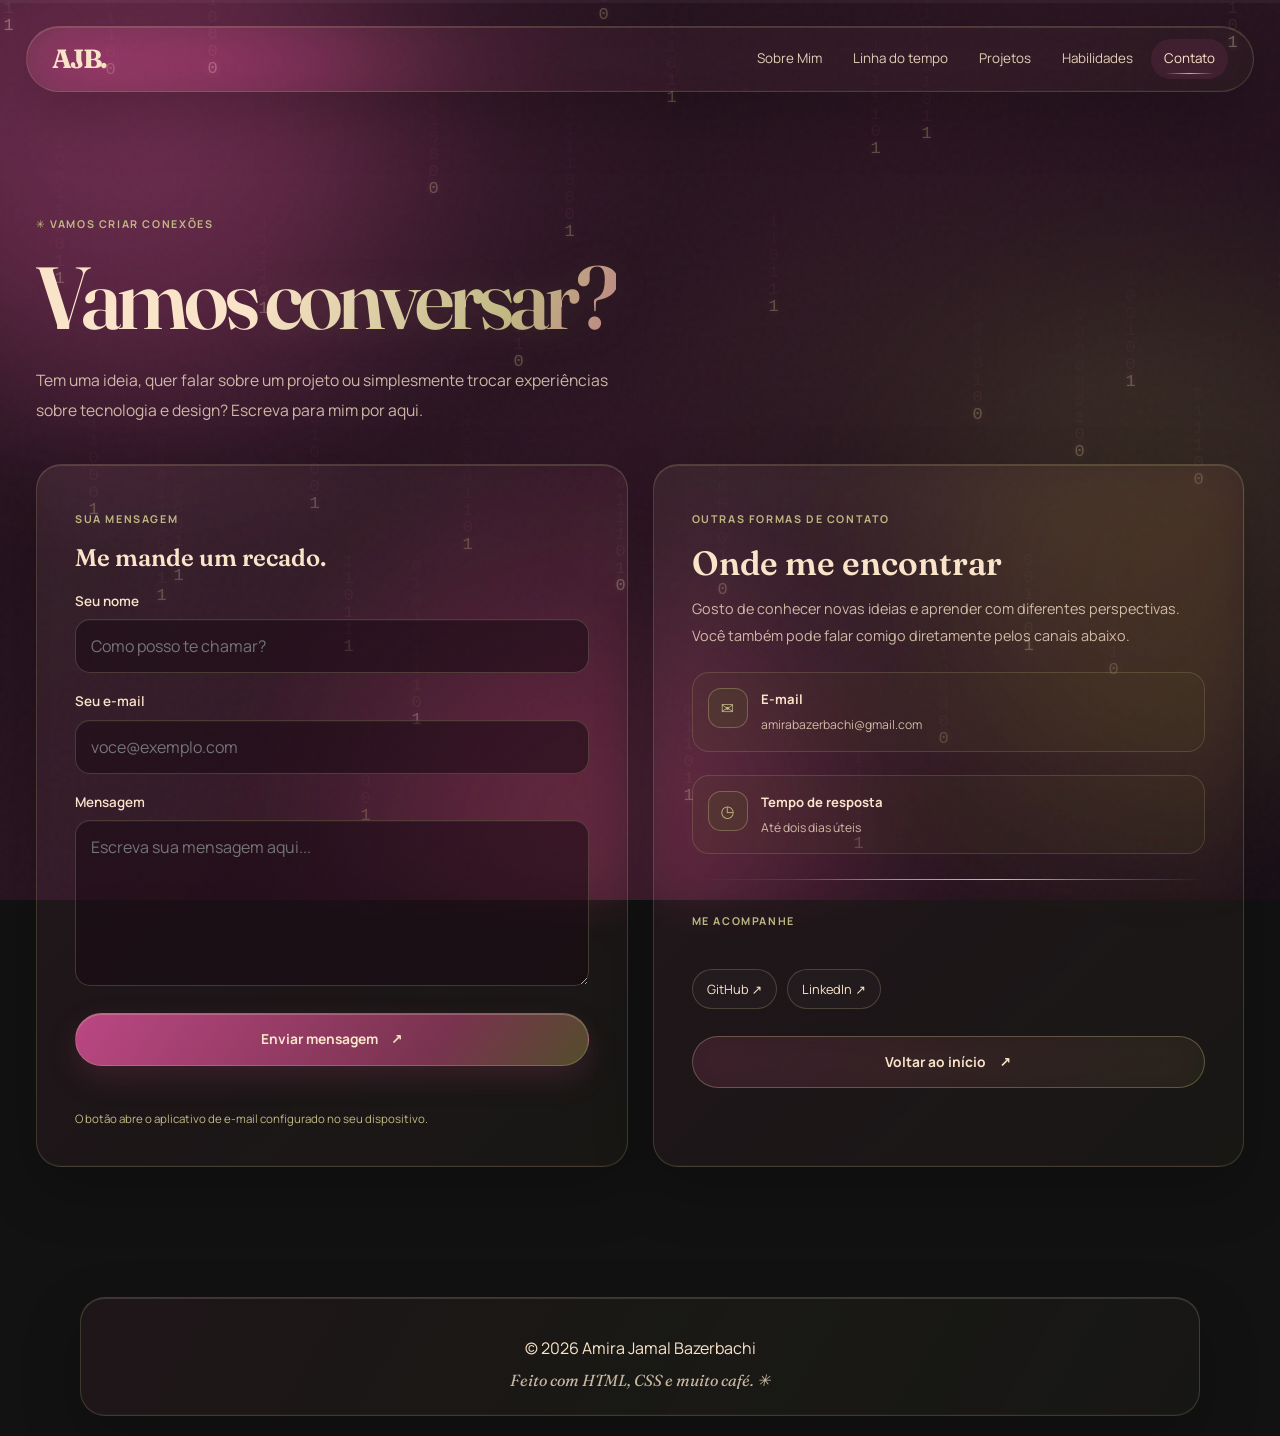
<file: pages/contato.html>
<!DOCTYPE html>
<html lang="pt-BR">
<head>
  <meta charset="UTF-8">
  <meta name="viewport" content="width=device-width, initial-scale=1">
  <meta name="theme-color" content="#79334f">
  <meta name="description" content="Entre em contato com Amira Jamal Bazerbachi.">
  <title>Contato | Amira Jamal Bazerbachi</title>
  <link rel="preconnect" href="https://fonts.googleapis.com">
  <link rel="preconnect" href="https://fonts.gstatic.com" crossorigin>
  <link href="https://fonts.googleapis.com/css2?family=Fraunces:opsz,wght@9..144,500;9..144,600;9..144,700&family=Manrope:wght@400;500;600;700&display=swap" rel="stylesheet">
  <link rel="stylesheet" href="../style.css">
  <script src="../assets/script.js" defer></script>
</head>
<body>
  <canvas class="binary-rain" id="binary-rain" aria-hidden="true"></canvas>
  <div class="fundo-decorativo" aria-hidden="true">
    <span class="orb orb-1"></span>
    <span class="orb orb-2"></span>
    <span class="orb orb-3"></span>
    <div class="grain"></div>
  </div>
  <div class="progresso-leitura" id="progresso-leitura" aria-hidden="true"><span></span></div>

  <header class="topo vidro">
    <a class="logo" href="../index.html" aria-label="Amira Jamal Bazerbachi — início">AJB<span>.</span></a>
    <button class="burger" aria-label="Abrir menu" aria-expanded="false" aria-controls="menu-principal">☰</button>
    <nav class="nav" id="menu-principal" aria-label="Navegação principal">
      <a href="../index.html#sobre">Sobre Mim</a>
      <a href="../index.html#timeline">Linha do tempo</a>
      <a href="../index.html#projetos">Projetos</a>
      <a href="../index.html#habilidades">Habilidades</a>
      <a href="contato.html" class="ativo" aria-current="page">Contato</a>
    </nav>
  </header>

  <main class="pagina pagina-contato">
    <div class="contato-cabecalho">
      <span class="mini-etiqueta">✳ VAMOS CRIAR CONEXÕES</span>
      <h1>Vamos <span>conversar?</span></h1>
      <p>Tem uma ideia, quer falar sobre um projeto ou simplesmente trocar experiências sobre tecnologia e design? Escreva para mim por aqui.</p>
    </div>

    <div class="cols contato-cols">
      <form class="vidro contato-form" id="form-contato" data-email="amirabazerbachi@gmail.com">
        <span class="mini-etiqueta">SUA MENSAGEM</span>
        <h2>Me mande um recado.</h2>
        <label for="nome">Seu nome</label>
        <input id="nome" name="nome" autocomplete="name" placeholder="Como posso te chamar?" required>

        <label for="email">Seu e-mail</label>
        <input id="email" name="email" type="email" autocomplete="email" placeholder="voce@exemplo.com" required>

        <label for="msg">Mensagem</label>
        <textarea id="msg" name="mensagem" rows="5" placeholder="Escreva sua mensagem aqui..." required></textarea>

        <p style="margin-top: 1.2rem"><button class="btn" type="submit">Enviar mensagem <span aria-hidden="true">↗</span></button></p>
        <p id="status-form" role="status" aria-live="polite" style="margin-top:.8rem"></p>
        <p class="form-nota">O botão abre o aplicativo de e-mail configurado no seu dispositivo.</p>
      </form>

      <aside class="vidro contato-info">
        <span class="mini-etiqueta">OUTRAS FORMAS DE CONTATO</span>
        <h3>Onde me encontrar</h3>
        <p>Gosto de conhecer novas ideias e aprender com diferentes perspectivas. Você também pode falar comigo diretamente pelos canais abaixo.</p>

        <div class="contato-detalhe">
          <span class="contato-detalhe-icone" aria-hidden="true">✉</span>
          <div>
            <strong>E-mail</strong>
            <a href="mailto:amirabazerbachi@gmail.com">amirabazerbachi@gmail.com</a>
          </div>
        </div>
        <div class="contato-detalhe">
          <span class="contato-detalhe-icone" aria-hidden="true">◷</span>
          <div>
            <strong>Tempo de resposta</strong>
            <small>Até dois dias úteis</small>
          </div>
        </div>

        <div class="linha-fina"></div>
        <span class="mini-etiqueta">ME ACOMPANHE</span>
        <div class="redes" style="justify-content:flex-start">
          <a href="https://github.com/seu-usuario" target="_blank" rel="noopener noreferrer">GitHub ↗</a>
          <a href="https://linkedin.com/in/seu-usuario" target="_blank" rel="noopener noreferrer">LinkedIn ↗</a>
        </div>
        <a class="btn sec" href="../index.html">Voltar ao início <span aria-hidden="true">↗</span></a>
      </aside>
    </div>
  </main>

  <footer class="rodape vidro">
    <p>© <span class="ano"></span> Amira Jamal Bazerbachi</p>
    <p class="rodape-frase">Feito com HTML, CSS e muito café. ✳</p>
  </footer>
  <button class="voltar-topo" id="voltar-topo" type="button" aria-label="Voltar ao topo" title="Voltar ao topo">↑</button>
</body>
</html>
</file>
<file: style.css>
/* ==================================================

   AMIRA JAMAL BAZERBACHI — GLASS ARCHIVE

   Glassmorphism, reflexos e microinterações

================================================== */


:root {

  color-scheme: dark;


  --vinho: #79334f;

  --rosa: #bb4783;

  --rosa-claro: #c0b883;

  --oliva: #534d2c;

  --areia: #c0b883;

  --creme: #fae4c9;


  --fundo: #24121d;

  --txt: #fae4c9;

  --txt-suave: #fae4c9;


  --vidro: rgba(255, 237, 246, .065);

  --vidro-forte: rgba(75, 30, 52, .80);

  --borda: rgba(255, 228, 241, .18);


  --sombra: 0 24px 65px rgba(0, 0, 0, .28);

  --brilho-rosa: 0 0 28px rgba(187, 71, 131, .22);


  --fonte-titulo: 'Fraunces', Georgia, serif;

  --fonte-corpo: 'Manrope', system-ui, sans-serif;

}


/* BASE */


* {

  box-sizing: border-box;

  margin: 0;

  padding: 0;

}


html {

  scroll-behavior: smooth;

  scroll-padding-top: 100px;

}


body {

  min-height: 100vh;

  overflow-x: hidden;

  position: relative;

  isolation: isolate;

  font-family: var(--fonte-corpo);

  color: var(--txt);

  line-height: 1.75;

  background:

    radial-gradient(ellipse at 15% 10%, #492033 0%, transparent 42%),

    radial-gradient(ellipse at 90% 48%, #38212b 0%, transparent 38%),

    linear-gradient(145deg, #291522, #1d1019 65%, #281622);

}


a {

  color: inherit;

}


button {

  font: inherit;

}


button,

a {

  -webkit-tap-highlight-color: transparent;

}


img {

  max-width: 100%;

}


main {

  width: min(1120px, calc(100% - 40px));

  margin: 0 auto;

}


section {

  padding: 100px 0;

}


h1, h2, h3 {

  font-family: var(--fonte-titulo);

  font-weight: 600;

  line-height: 1.18;

}


::selection {

  color: #fae4c9;

  background: var(--rosa);

}


/* FUNDO ANIMADO */


.fundo-decorativo {

  position: fixed;

  inset: 0;

  z-index: -1;

  pointer-events: none;

  overflow: hidden;

}


.orb {

  position: absolute;

  display: block;

  border-radius: 50%;

  filter: blur(95px);

  opacity: .30;

  animation: orbFlutua 19s ease-in-out infinite alternate;

}


.orb-1 {

  width: 42vw;

  height: 42vw;

  min-width: 260px;

  min-height: 260px;

  top: -15%;

  left: -12%;

  background: #bb4783;

}


.orb-2 {

  width: 36vw;

  height: 36vw;

  min-width: 240px;

  min-height: 240px;

  right: -10%;

  top: 38%;

  background: #534d2c;

  animation-delay: -7s;

}


.orb-3 {

  width: 32vw;

  height: 32vw;

  min-width: 220px;

  min-height: 220px;

  bottom: -15%;

  left: 30%;

  background: #79334f;

  animation-delay: -12s;

}


.grain {

  position: absolute;

  inset: 0;

  opacity: .11;

  background-image: url("data:image/svg+xml,%3Csvg viewBox='0 0 180 180' xmlns='http://www.w3.org/2000/svg'%3E%3Cfilter id='n'%3E%3CfeTurbulence type='fractalNoise' baseFrequency='.9' numOctaves='3' stitchTiles='stitch'/%3E%3C/filter%3E%3Crect width='100%25' height='100%25' filter='url(%23n)' opacity='.2'/%3E%3C/svg%3E");

}


@keyframes orbFlutua {

  to { transform: translate(8vw, 7vh) scale(1.15); }

}


/* VIDRO GLOBAL */


.vidro {

  position: relative;

  background:

    linear-gradient(135deg,

      rgba(255,255,255,.085),

      rgba(255,255,255,.018) 45%,

      rgba(187,71,131,.035));

  border: 1px solid var(--borda);

  border-radius: 25px;

  backdrop-filter: blur(24px) saturate(155%);

  -webkit-backdrop-filter: blur(24px) saturate(155%);

  box-shadow:

    var(--sombra),

    inset 0 1px 0 rgba(255,255,255,.16),

    inset 0 -1px 0 rgba(255,255,255,.025);

  overflow: hidden;

}


.vidro::before {

  content: "";

  position: absolute;

  z-index: 0;

  inset: 0;

  pointer-events: none;

  opacity: 0;

  border-radius: inherit;

  background:

    radial-gradient(

      300px circle at var(--mx, 50%) var(--my, 50%),

      rgba(255,255,255,.13),

      transparent 72%

    );

  transition: opacity .35s;

}


.vidro:hover::before {

  opacity: 1;

}


.vidro > * {

  position: relative;

}


/* CABEÇALHO */


.topo {

  position: sticky;

  z-index: 50;

  top: 12px;

  width: min(1120px, calc(100% - 30px));

  margin: 12px auto 0;

  padding: 10px 22px;

  display: flex;

  align-items: center;

  justify-content: space-between;

  border-radius: 999px;

  overflow: visible;

  background: rgba(40, 19, 32, .68);

  box-shadow: 0 10px 35px rgba(0,0,0,.18);

}


.logo {

  font: 700 1.65rem var(--fonte-titulo);

  text-decoration: none;

  letter-spacing: -.06em;

}


.logo span,

.secao-cabecalho h2 span,

.hero h1 span {

  color: transparent;

  background: linear-gradient(110deg, #fae4c9, #c0b883, #bb4783);

  background-clip: text;

  -webkit-background-clip: text;

}


.nav {

  display: flex;

  align-items: center;

  gap: 5px;

}


.nav a {

  text-decoration: none;

  padding: 8px 13px;

  border-radius: 999px;

  font-size: .84rem;

  transition: .3s ease;

}


.nav a:hover {

  background: rgba(187,71,131,.20);

  box-shadow: inset 0 0 0 1px rgba(255,255,255,.10);

  transform: translateY(-2px);

}


.burger {

  display: none;

  color: var(--txt);

  border: 1px solid var(--borda);

  background: var(--vidro);

  border-radius: 12px;

  width: 43px;

  height: 43px;

  cursor: pointer;

}


/* HERO */


.hero {

  min-height: 700px;

  display: grid;

  grid-template-columns: 1.15fr .85fr;

  align-items: center;

  gap: 55px;

  padding-top: 65px;

}


.area {

  display: inline-flex;

  align-items: center;

  gap: 9px;

  padding: 7px 14px;

  border: 1px solid var(--borda);

  background: var(--vidro);

  border-radius: 999px;

  font-size: .77rem;

}


.ponto-pulsante,

.legenda-ponto {

  width: 7px;

  height: 7px;

  display: inline-block;

  border-radius: 50%;

  background: #c0b883;

  box-shadow: 0 0 14px #c0b883;

}


.ponto-pulsante {

  animation: pulsar 2s infinite;

}


@keyframes pulsar {

  50% { opacity: .4; box-shadow: 0 0 3px #c0b883; }

}


.sobretitulo {

  margin-top: 27px;

  color: var(--areia);

  font-size: .72rem;

  font-weight: 700;

  letter-spacing: .25em;

}


.hero h1 {

  margin: 13px 0 22px;

  font-size: clamp(3rem, 6.4vw, 5.5rem);

  letter-spacing: -.055em;

  line-height: 1.05;

}


.hero h1 span {

  display: block;

  background-size: 200%;

  animation: gradienteBrilho 7s linear infinite;

}


@keyframes gradienteBrilho {

  to { background-position: 200%; }

}


.hero-descricao {

  max-width: 510px;

  color: var(--txt-suave);

  font-size: .98rem;

}


.hero-acoes {

  display: flex;

  flex-wrap: wrap;

  gap: 12px;

  margin-top: 28px;

}


.btn {

  display: inline-flex;

  justify-content: center;

  align-items: center;

  gap: 13px;

  padding: 12px 21px;

  border: 1px solid transparent;

  border-radius: 999px;

  background: linear-gradient(120deg, #bb4783, #79334f);

  color: white;

  text-decoration: none;

  font-size: .86rem;

  font-weight: 700;

  box-shadow: 0 8px 26px rgba(187,71,131,.24);

  transition: transform .3s, box-shadow .3s;

}


.btn:hover {

  transform: translateY(-4px);

  box-shadow: 0 14px 32px rgba(187,71,131,.38);

}


.btn.sec {

  background: rgba(255,255,255,.035);

  border-color: var(--borda);

  box-shadow: none;

}


.hero-assinatura {

  display: flex;

  flex-wrap: wrap;

  gap: 13px;

  margin-top: 35px;

  color: #c0b883;

  font-size: .62rem;

  letter-spacing: .13em;

}


/* RETRATO */


.hero-visual {

  position: relative;

  display: grid;

  place-items: center;

  min-height: 430px;

}


.anel {

  position: absolute;

  aspect-ratio: 1;

  border-radius: 50%;

  pointer-events: none;

}


.anel-externo {

  width: 105%;

  border: 1px solid rgba(237,157,201,.15);

  border-right-color: rgba(237,157,201,.65);

  animation: girar 28s linear infinite;

}


.anel-interno {

  width: 88%;

  border: 1px dashed rgba(192,184,131,.3);

  animation: girar 38s linear infinite reverse;

}


@keyframes girar {

  to { transform: rotate(360deg); }

}


.avatar-box {

  width: min(360px, 85%);

  padding: 12px;

  border-radius: 180px 180px 32px 32px;

  background: linear-gradient(145deg, rgba(255,255,255,.12), rgba(255,255,255,.02));

  transform: rotate(-2deg);

  transition: transform .6s;

}


.avatar-box:hover {

  transform: rotate(0) translateY(-7px);

}


.avatar-box img {

  display: block;

  width: 100%;

  height: 385px;

  object-fit: cover;

  border-radius: 170px 170px 24px 24px;

}


.etiqueta-foto,

.foto-legenda {

  display: block;

  text-align: center;

  font-size: .65rem;

  letter-spacing: .13em;

}


.etiqueta-foto {

  padding: 8px;

  color: var(--areia);

}


.foto-legenda {

  padding: 12px 4px 5px;

  letter-spacing: .02em;

}


.selo-flutuante {

  position: absolute;

  z-index: 2;

  padding: 10px 15px;

  border: 1px solid var(--borda);

  border-radius: 999px;

  background: rgba(48,23,39,.85);

  backdrop-filter: blur(16px);

  box-shadow: var(--sombra);

  font-size: .68rem;

  letter-spacing: .08em;

  animation: seloFlutua 5s ease-in-out infinite;

}


.selo-topo { top: 12%; right: -3%; }

.selo-base { bottom: 11%; left: -7%; animation-delay: -2s; }


@keyframes seloFlutua {

  50% { transform: translateY(-9px); }

}


/* CABEÇALHOS DAS SEÇÕES */


.secao-cabecalho {

  max-width: 720px;

  margin-bottom: 36px;

}


.numero-secao {

  display: inline-block;

  margin-bottom: 14px;

  color: var(--areia);

  font-size: .7rem;

  font-weight: 700;

  letter-spacing: .19em;

}


.secao-cabecalho h2 {

  margin-bottom: 15px;

  font-size: clamp(2.25rem, 5vw, 3.7rem);

  letter-spacing: -.035em;

}


.secao-cabecalho > p {

  max-width: 620px;

  color: var(--txt-suave);

  font-size: .94rem;

}


/* SOBRE */


.sobre {

  display: grid;

  grid-template-columns: 1.7fr .8fr;

  align-items: start;

  gap: 22px;

}


.sobre-texto,

.sobre-lateral {

  padding: clamp(22px, 3.5vw, 36px);

}


.mini-etiqueta {

  display: inline-block;

  margin-bottom: 16px;

  color: var(--areia);

  font-size: .67rem;

  font-weight: 700;

  letter-spacing: .15em;

}


.sobre-texto p {

  margin-bottom: 17px;

  color: var(--txt-suave);

  font-size: .91rem;

  text-align: justify;

}


.sobre-texto p:last-child { margin-bottom: 0; }


.sobre-lateral h3 {

  margin-bottom: 14px;

  font-size: 1.4rem;

}


.chips {

  display: flex;

  flex-wrap: wrap;

  gap: 8px;

  list-style: none;

}


.chips li {

  padding: 5px 10px;

  border: 1px solid rgba(192,184,131,.27);

  border-radius: 999px;

  background: rgba(192,184,131,.09);

  font-size: .72rem;

}


.linha-fina,

.modal-divisor {

  height: 1px;

  margin: 25px 0;

  background: linear-gradient(90deg, transparent, var(--areia), var(--rosa), transparent);

  opacity: .6;

}


.frase-decorativa {

  margin-top: 26px;

  padding-left: 14px;

  border-left: 2px solid var(--rosa);

  color: #c0b883;

  font: italic 1.12rem var(--fonte-titulo);

}


/* ==================================================

   LINHA DO TEMPO — 18 CARDS DE VIDRO

================================================== */


.secao-timeline {

  position: relative;

}


.timeline-legenda {

  display: flex;

  justify-content: space-between;

  align-items: center;

  gap: 12px;

  margin-bottom: 35px;

  color: #c0b883;

  font-size: .66rem;

  font-weight: 700;

  letter-spacing: .13em;

}


.timeline-legenda > span:first-child {

  display: flex;

  align-items: center;

  gap: 10px;

}


.contador-timeline strong {

  color: var(--areia);

  font-size: .9rem;

}


.timeline {

  position: relative;

  display: grid;

  grid-template-columns: 1fr 1fr;

  column-gap: 90px;

  row-gap: 48px;

  padding: 12px 0;

}


/* Linha central com brilho */

.timeline::before {

  content: "";

  position: absolute;

  z-index: 0;

  top: 0;

  bottom: 0;

  left: 50%;

  width: 2px;

  transform: translateX(-50%);

  background: linear-gradient(

    180deg,

    transparent,

    var(--rosa),

    var(--areia) 45%,

    var(--rosa) 80%,

    transparent

  );

  box-shadow: 0 0 14px rgba(237,157,201,.38);

}


.evento {

  --atraso: 0ms;

  position: relative;

  z-index: 1;

  width: 100%;

  min-width: 0;

  padding: 0;

  border: 1px solid rgba(255,228,241,.17);

  border-radius: 22px;

  text-align: left;

  color: var(--txt);

  cursor: pointer;

  overflow: visible;

  background:

    linear-gradient(145deg, rgba(255,255,255,.09), rgba(255,255,255,.018)),

    rgba(47,23,38,.55);

  box-shadow:

    0 16px 42px rgba(0,0,0,.18),

    inset 0 1px 0 rgba(255,255,255,.15);

  opacity: 0;

  transform: translateY(25px);

  transition:

    opacity .65s ease,

    transform .65s cubic-bezier(.2,.8,.2,1),

    border-color .35s,

    box-shadow .35s;

  transition-delay: var(--atraso);

  animation: reflexoCard 9s ease-in-out infinite;

  animation-delay: var(--atraso);

}


.evento.visivel {

  opacity: 1;

  transform: translateY(0);

}


.evento:nth-child(odd) {

  grid-column: 1;

}


.evento:nth-child(even) {

  grid-column: 2;

  margin-top: 75px;

}


.evento::before {

  content: "";

  position: absolute;

  z-index: 3;

  top: 25px;

  right: -52px;

  width: 11px;

  height: 11px;

  border: 2px solid var(--creme);

  border-radius: 50%;

  background: var(--rosa);

  box-shadow: 0 0 0 6px rgba(187,71,131,.12), 0 0 20px var(--rosa);

  pointer-events: none;

}


.evento:nth-child(even)::before {

  right: auto;

  left: -52px;

}


@keyframes reflexoCard {

  0%, 100% {

    box-shadow: 0 16px 42px rgba(0,0,0,.18), inset 0 1px 0 rgba(255,255,255,.15);

  }

  50% {

    box-shadow: 0 18px 48px rgba(0,0,0,.22), inset 0 1px 0 rgba(255,255,255,.22);

  }

}


.evento:hover,

.evento:focus-visible {

  z-index: 4;

  border-color: rgba(237,157,201,.7);

  box-shadow: 0 22px 55px rgba(0,0,0,.30), 0 0 25px rgba(187,71,131,.16);

  transform: translateY(-7px) !important;

  outline: none;

}


.evento-capa {

  position: relative;

  height: 195px;

  overflow: hidden;

  border-radius: 21px 21px 0 0;

  background: linear-gradient(135deg, #79334f, #291724);

}


.evento-capa::after {

  content: "";

  position: absolute;

  inset: 0;

  background: linear-gradient(180deg, transparent 45%, rgba(27,12,22,.65));

  pointer-events: none;

}


.evento-capa img {

  display: block;

  width: 100%;

  height: 100%;

  object-fit: cover;

  transition: transform .8s cubic-bezier(.2,.8,.2,1), filter .5s;

  filter: saturate(.82);

}


.evento:hover .evento-capa img {

  transform: scale(1.07);

  filter: saturate(1.1);

}


.evento-numero {

  position: absolute;

  z-index: 2;

  top: 13px;

  left: 13px;

  padding: 5px 10px;

  border: 1px solid rgba(255,255,255,.23);

  border-radius: 999px;

  background: rgba(34,16,28,.64);

  backdrop-filter: blur(12px);

  font-size: .66rem;

  letter-spacing: .08em;

}


.evento-abrir {

  position: absolute;

  z-index: 2;

  right: 13px;

  bottom: 13px;

  display: grid;

  place-items: center;

  width: 35px;

  height: 35px;

  border: 1px solid rgba(255,255,255,.4);

  border-radius: 50%;

  background: rgba(255,255,255,.13);

  backdrop-filter: blur(12px);

  font-size: 1.15rem;

  transition: transform .3s, background .3s;

}


.evento:hover .evento-abrir {

  transform: rotate(45deg);

  background: rgba(187,71,131,.5);

}


.evento-corpo {

  padding: 19px 21px 22px;

}


.evento-data {

  color: var(--areia);

  font-size: .7rem;

  font-weight: 700;

  letter-spacing: .1em;

  text-transform: uppercase;

}


.evento h3 {

  margin: 7px 0 8px;

  font-size: 1.35rem;

}


.evento-legenda {

  color: var(--txt-suave);

  font-size: .82rem;

  line-height: 1.7;

}


.evento-rodape {

  display: flex;

  justify-content: space-between;

  align-items: center;

  gap: 10px;

  margin-top: 17px;

  padding-top: 13px;

  border-top: 1px solid rgba(255,255,255,.10);

  color: #c0b883;

  font-size: .65rem;

}


.evento-rodape span:last-child {

  color: var(--rosa-claro);

  letter-spacing: .08em;

}


.timeline-final {

  margin-top: 55px;

  text-align: center;

  color: #c0b883;

  font: italic 1.25rem var(--fonte-titulo);

}


.timeline-final span {

  color: var(--areia);

}


/* ==================================================

   MODAL — CARD EXPANDIDO

================================================== */


.modal-overlay {

  position: fixed;

  z-index: 1000;

  inset: 0;

  display: flex;

  justify-content: center;

  align-items: center;

  padding: 22px;

  overflow-y: auto;

  background: rgba(12,5,11,.76);

  backdrop-filter: blur(0);

  -webkit-backdrop-filter: blur(0);

  opacity: 0;

  visibility: hidden;

  pointer-events: none;

  transition: opacity .35s, visibility .35s, backdrop-filter .35s;

}


.modal-overlay.aberto {

  opacity: 1;

  visibility: visible;

  pointer-events: auto;

  backdrop-filter: blur(14px);

  -webkit-backdrop-filter: blur(14px);

}


.modal-card {

  position: relative;

  display: grid;

  grid-template-columns: .95fr 1.05fr;

  width: min(900px, 100%);

  max-height: min(760px, 92vh);

  min-height: 480px;

  border-radius: 27px;

  border-color: rgba(255,255,255,.25);

  background:

    linear-gradient(130deg, rgba(255,255,255,.10), transparent 40%),

    rgba(40,19,33,.95);

  box-shadow:

    0 35px 100px rgba(0,0,0,.55),

    0 0 65px rgba(187,71,131,.15),

    inset 0 1px 0 rgba(255,255,255,.25);

  transform: translateY(35px) scale(.97);

  transition: transform .4s cubic-bezier(.2,.8,.2,1);

  overflow: auto;

}


.modal-overlay.aberto .modal-card {

  transform: translateY(0) scale(1);

}


.modal-fechar {

  position: absolute;

  z-index: 10;

  top: 13px;

  right: 13px;

  display: grid;

  place-items: center;

  width: 43px;

  height: 43px;

  border: 1px solid rgba(255,255,255,.35);

  border-radius: 50%;

  color: white;

  background: rgba(25,12,22,.65);

  backdrop-filter: blur(15px);

  font-size: 1.8rem;

  line-height: 1;

  cursor: pointer;

  transition: transform .3s, background .3s;

}


.modal-fechar:hover {

  transform: rotate(90deg);

  background: var(--rosa);

}


.modal-imagem-wrap {

  position: relative;

  min-height: 100%;

  overflow: hidden;

  background: #311c29;

}


.modal-imagem-wrap::after {

  content: "";

  position: absolute;

  inset: 0;

  background: linear-gradient(0deg, rgba(28,13,24,.60), transparent 50%);

  pointer-events: none;

}


.modal-imagem-wrap img {

  position: absolute;

  inset: 0;

  width: 100%;

  height: 100%;

  object-fit: cover;

}


.modal-selo,

.modal-numero {

  position: absolute;

  z-index: 2;

  bottom: 22px;

  padding: 7px 11px;

  border: 1px solid rgba(255,255,255,.25);

  border-radius: 999px;

  background: rgba(25,12,22,.5);

  backdrop-filter: blur(12px);

  font-size: .65rem;

  letter-spacing: .1em;

}


.modal-selo { left: 20px; }

.modal-numero { right: 20px; }


.modal-conteudo {

  padding: 42px 34px 28px;

  overflow-y: auto;

}


.modal-data {

  color: var(--areia);

  font-size: .72rem;

  font-weight: 700;

  letter-spacing: .13em;

  text-transform: uppercase;

}


.modal-conteudo h2 {

  margin: 12px 0;

  font-size: clamp(2rem, 4vw, 2.8rem);

  overflow-wrap: anywhere;

}


.modal-legenda {

  color: #fae4c9;

  font: italic 1.12rem var(--fonte-titulo);

}


.modal-descricao {

  color: var(--txt-suave);

  font-size: .91rem;

  line-height: 1.9;

  white-space: pre-line;

}


.modal-aprendizado {

  margin-top: 26px;

  padding: 17px;

  border: 1px solid rgba(192,184,131,.24);

  border-radius: 16px;

  background: rgba(192,184,131,.055);

}


.modal-aprendizado > span {

  display: block;

  margin-bottom: 7px;

  color: var(--areia);

  font-size: .64rem;

  font-weight: 700;

  letter-spacing: .08em;

}


.modal-aprendizado p {

  color: var(--txt-suave);

  font-size: .82rem;

}


.modal-navegacao {

  display: flex;

  align-items: center;

  justify-content: space-between;

  gap: 10px;

  margin-top: 26px;

  padding-top: 18px;

  border-top: 1px solid rgba(255,255,255,.12);

}


.modal-navegacao button {

  padding: 9px 12px;

  border: 1px solid var(--borda);

  border-radius: 999px;

  background: rgba(255,255,255,.04);

  color: var(--txt);

  cursor: pointer;

  font-size: .76rem;

  transition: .3s;

}


.modal-navegacao button:hover:not(:disabled) {

  background: var(--rosa);

  border-color: var(--rosa);

}


.modal-navegacao button:disabled {

  opacity: .3;

  cursor: not-allowed;

}


.modal-navegacao span {

  color: #c0b883;

  font-size: .7rem;

  white-space: nowrap;

}


/* PROJETOS */


.galeria {

  display: grid;

  grid-template-columns: repeat(2, minmax(0, 1fr));

  gap: 22px;

}


.card {

  padding: 0;

  transition: transform .4s, border-color .4s, box-shadow .4s;

}


.card:hover {

  transform: translateY(-8px);

  border-color: rgba(237,157,201,.45);

  box-shadow: 0 30px 60px rgba(0,0,0,.25), var(--brilho-rosa);

}


.card > img {

  display: block;

  width: 100%;

  aspect-ratio: 16/9;

  object-fit: cover;

  transition: transform .6s;

}


.card:hover > img {

  transform: scale(1.025);

}


.card-conteudo {

  padding: 23px;

}


.card h3 {

  margin-bottom: 8px;

  font-size: 1.55rem;

}


.card p {

  color: var(--txt-suave);

  font-size: .85rem;

}


.tec {

  display: flex;

  flex-wrap: wrap;

  gap: 7px;

  margin-top: 16px;

}


.tec span {

  padding: 4px 9px;

  border: 1px solid var(--borda);

  border-radius: 7px;

  background: rgba(255,255,255,.035);

  font-size: .7rem;

}


/* HABILIDADES */


.habs {

  display: grid;

  grid-template-columns: repeat(2, minmax(0, 1fr));

  gap: 17px;

}


.hab {

  padding: 22px;

}


.hab header {

  display: flex;

  justify-content: space-between;

  gap: 10px;

  margin-bottom: 13px;

  font-size: .84rem;

  font-weight: 600;

}


.hab header span:last-child {

  color: var(--areia);

}


.trilho {

  height: 9px;

  overflow: hidden;

  border-radius: 99px;

  background: rgba(0,0,0,.28);

}


.barra {

  width: 0;

  height: 100%;

  border-radius: inherit;

  background: linear-gradient(90deg, var(--vinho), var(--rosa), var(--areia));

  box-shadow: 0 0 14px rgba(187,71,131,.45);

  transition: width 1.4s cubic-bezier(.2,.8,.2,1);

}


.barra.visivel {

  width: var(--n);

}


/* RODAPÉ */


.rodape {

  width: min(1120px, calc(100% - 30px));

  margin: 30px auto 20px;

  padding: 36px 22px 25px;

  text-align: center;

}


.rodape-frase {

  margin-top: 8px;

  color: var(--txt-suave);

  font: italic 1rem var(--fonte-titulo);

}


.redes {

  display: flex;

  flex-wrap: wrap;

  justify-content: center;

  gap: 10px;

  margin: 25px 0;

}


.redes a {

  padding: 8px 14px;

  border: 1px solid var(--borda);

  border-radius: 999px;

  text-decoration: none;

  font-size: .8rem;

  transition: .3s;

}


.redes a:hover {

  background: rgba(187,71,131,.22);

  border-color: var(--rosa);

  transform: translateY(-3px);

}


.copyright {

  color: #c0b883;

  font-size: .72rem;

}


/* PÁGINAS DE CONTATO */


.pagina {

  padding-top: 50px;

}


.pagina h1 {

  margin-bottom: 22px;

  font-size: clamp(2.3rem, 5vw, 3.5rem);

}


.cols {

  display: grid;

  grid-template-columns: 1fr 1fr;

  gap: 22px;

}


label {

  display: block;

  margin: 14px 0 6px;

  font-weight: 600;

}


input, textarea {

  width: 100%;

  padding: 12px 15px;

  border: 1px solid var(--borda);

  border-radius: 14px;

  outline: none;

  background: rgba(255,255,255,.04);

  color: var(--txt);

  font: inherit;

  transition: border-color .3s, box-shadow .3s;

}


input:focus, textarea:focus {

  border-color: var(--rosa);

  box-shadow: 0 0 0 3px rgba(187,71,131,.12);

}


textarea {

  min-height: 140px;

  resize: vertical;

}


/* RESPONSIVIDADE */


@media (min-width: 861px) {

  .timeline {

    grid-auto-flow: row;

  }

}


@media (max-width: 860px) {

  main {

    width: min(100% - 32px, 680px);

  }


  section {

    padding: 72px 0;

  }


  .hero {

    min-height: auto;

    grid-template-columns: 1fr;

    gap: 40px;

    padding-top: 65px;

    text-align: center;

  }


  .hero-descricao {

    margin-inline: auto;

  }


  .hero-acoes,

  .hero-assinatura {

    justify-content: center;

  }


  .hero-visual {

    min-height: 430px;

  }


  .avatar-box {

    width: min(330px, 78%);

  }


  .sobre {

    grid-template-columns: 1fr;

  }


  .burger {

    display: block;

  }


  .nav {

    position: absolute;

    top: calc(100% + 10px);

    left: 0;

    right: 0;

    display: flex;

    flex-direction: column;

    align-items: stretch;

    padding: 12px;

    border: 1px solid var(--borda);

    border-radius: 22px;

    background: rgba(39,19,32,.96);

    backdrop-filter: blur(24px);

    box-shadow: var(--sombra);

    opacity: 0;

    visibility: hidden;

    pointer-events: none;

    transform: translateY(-8px);

    transition: .25s;

  }


  .nav.aberto {

    opacity: 1;

    visibility: visible;

    pointer-events: auto;

    transform: translateY(0);

  }


  .nav a {

    padding: 12px 15px;

  }


  .timeline {

    grid-template-columns: 1fr;

    gap: 28px;

    padding-left: 31px;

  }


  .timeline::before {

    left: 9px;

    transform: none;

  }


  .evento:nth-child(odd),

  .evento:nth-child(even) {

    grid-column: 1;

    margin-top: 0;

  }


  .evento::before,

  .evento:nth-child(even)::before {

    left: -29px;

    right: auto;

    top: 24px;

    width: 10px;

    height: 10px;

  }


  .modal-overlay {

    padding: 15px;

  }


  .modal-card {

    grid-template-columns: 1fr;

    width: min(540px, 100%);

    max-height: 92vh;

    min-height: 0;

  }


  .modal-imagem-wrap {

    min-height: 0;

    height: 270px;

  }


  .modal-imagem-wrap img {

    position: absolute;

  }


  .modal-conteudo {

    padding: 27px 25px 24px;

    overflow: visible;

  }


  .cols {

    grid-template-columns: 1fr;

  }

}


@media (max-width: 520px) {

  .topo {

    padding: 8px 14px;

  }


  .hero h1 {

    font-size: clamp(2.7rem, 12vw, 4rem);

  }


  .hero-visual {

    min-height: 365px;

  }


  .avatar-box img {

    height: 320px;

  }


  .selo-topo { right: -1%; }

  .selo-base { left: -1%; }


  .secao-cabecalho h2 {

    font-size: 2.35rem;

  }


  .evento-capa {

    height: 175px;

  }


  .evento-corpo {

    padding: 17px;

  }


  .evento h3 {

    font-size: 1.2rem;

  }


  .galeria,

  .habs {

    grid-template-columns: 1fr;

  }


  .timeline-legenda {

    font-size: .58rem;

  }


  .modal-overlay {

    padding: 9px;

  }


  .modal-card {

    max-height: 94vh;

    border-radius: 21px;

  }


  .modal-imagem-wrap {

    height: 220px;

  }


  .modal-conteudo {

    padding: 24px 18px 20px;

  }


  .modal-conteudo h2 {

    font-size: 2rem;

  }


  .modal-navegacao button {

    padding: 8px;

    font-size: .69rem;

  }


  .modal-navegacao span {

    font-size: .63rem;

  }


  .rodape {

    padding: 28px 15px;

  }

}


/* ACESSIBILIDADE: REDUÇÃO DE MOVIMENTO */


@media (prefers-reduced-motion: reduce) {

  *,

  *::before,

  *::after {

    scroll-behavior: auto !important;

    animation-duration: .01ms !important;

    animation-iteration-count: 1 !important;

    transition-duration: .01ms !important;

  }

}


/* ==================================================
   LINHA DO TEMPO — IMAGEM VERTICAL SOMENTE NO CARD 8
================================================== */

.timeline .evento:nth-child(8) .evento-capa {
  height: 330px;
}

@media (max-width: 860px) {
  .timeline .evento:nth-child(8) .evento-capa {
    height: 300px;
  }
}

@media (max-width: 520px) {
  .timeline .evento:nth-child(8) .evento-capa {
    height: 270px;
  }
}


/* ==========================================================
   CAMADA EXTRA DE DESIGN — POLIMENTO, BRILHO E MICROINTERAÇÕES
   Mantém a identidade vinho, rosa, areia e glassmorphism.
========================================================== */

:root {
  --rosa-luz: #c0b883;
  --ouro-luz: #c0b883;
  --borda-luz: rgba(255, 220, 241, .34);
  --sombra-elevada: 0 28px 80px rgba(8, 3, 10, .38);
  --ease-elegante: cubic-bezier(.2, .75, .25, 1);
}

html {
  scroll-behavior: smooth;
  scroll-padding-top: 115px;
}

body {
  background-attachment: fixed;
  text-rendering: optimizeLegibility;
  -webkit-font-smoothing: antialiased;
}

::selection {
  color: #291321;
  background: #bb4783;
}

/* Barra superior de progresso da leitura */
.progresso-leitura {
  position: fixed;
  z-index: 1200;
  inset: 0 0 auto;
  height: 3px;
  overflow: hidden;
  pointer-events: none;
  background: rgba(255, 255, 255, .045);
}

.progresso-leitura span {
  display: block;
  width: 100%;
  height: 100%;
  transform: scaleX(0);
  transform-origin: left center;
  background: linear-gradient(90deg, var(--rosa), var(--rosa-luz), var(--ouro-luz));
  box-shadow: 0 0 14px rgba(237, 157, 201, .75);
  will-change: transform;
}

/* Cabeçalho mais profundo, com brilho discreto */
.topo {
  border: 1px solid rgba(255, 228, 241, .20);
  background: linear-gradient(115deg, rgba(55, 24, 43, .88), rgba(35, 16, 29, .78));
  backdrop-filter: blur(28px) saturate(175%);
  -webkit-backdrop-filter: blur(28px) saturate(175%);
  box-shadow: 0 14px 40px rgba(0, 0, 0, .22), inset 0 1px 0 rgba(255,255,255,.12);
  animation: entradaTopo .75s var(--ease-elegante) both;
}

@keyframes entradaTopo {
  from { opacity: 0; transform: translateY(-14px); }
  to { opacity: 1; transform: translateY(0); }
}

.logo {
  transition: transform .3s var(--ease-elegante), filter .3s ease;
}

.logo:hover {
  transform: translateY(-1px) scale(1.035);
  filter: drop-shadow(0 0 12px rgba(237, 157, 201, .38));
}

.nav a {
  position: relative;
  isolation: isolate;
}

.nav a::after {
  content: "";
  position: absolute;
  left: 15px;
  right: 15px;
  bottom: 5px;
  height: 1px;
  transform: scaleX(0);
  transform-origin: left;
  background: linear-gradient(90deg, var(--rosa-claro), var(--areia));
  transition: transform .3s var(--ease-elegante);
}

.nav a:hover::after,
.nav a:focus-visible::after,
.nav a.ativo::after {
  transform: scaleX(1);
}

.nav a.ativo {
  background: rgba(187, 71, 131, .13);
  color: #fae4c9;
}

.burger {
  transition: transform .25s ease, background .25s ease, border-color .25s ease;
}

.burger:hover,
.burger:focus-visible {
  transform: rotate(5deg);
  background: rgba(187, 71, 131, .20);
  border-color: rgba(237, 157, 201, .55);
  outline: none;
}

/* Entrada suave do conteúdo ao rolar */
.entrada-scroll {
  opacity: 0;
  transform: translateY(26px);
  transition: opacity .75s ease, transform .75s var(--ease-elegante);
  transition-delay: var(--delay-scroll, 0ms);
}

.entrada-scroll.entrada-visivel {
  opacity: 1;
  transform: translateY(0);
}

/* Hero com profundidade, tipografia e reflexo */
.hero {
  position: relative;
  isolation: isolate;
}

.hero::before {
  content: "";
  position: absolute;
  z-index: -1;
  width: min(62vw, 760px);
  height: min(62vw, 760px);
  top: 2%;
  left: -19%;
  border-radius: 50%;
  pointer-events: none;
  background: radial-gradient(circle, rgba(187, 71, 131, .10), rgba(187, 71, 131, 0) 68%);
  filter: blur(12px);
}

.hero h1 {
  text-wrap: balance;
  text-shadow: 0 8px 35px rgba(0, 0, 0, .16);
}

.hero h1 span {
  background-image: linear-gradient(105deg, #fae4c9 3%, #c0b883 28%, #bb4783 52%, #fae4c9 74%, #c0b883 100%);
  background-size: 240% auto;
  animation: gradienteBrilho 9s linear infinite;
  filter: drop-shadow(0 0 22px rgba(187, 71, 131, .10));
}

.area {
  box-shadow: inset 0 1px 0 rgba(255,255,255,.08), 0 8px 30px rgba(0,0,0,.08);
}

.btn {
  position: relative;
  overflow: hidden;
  isolation: isolate;
  box-shadow: 0 10px 28px rgba(187, 71, 131, .22), inset 0 1px 0 rgba(255,255,255,.18);
  transition: transform .32s var(--ease-elegante), box-shadow .32s ease, border-color .32s ease, filter .32s ease;
}

.btn::before {
  content: "";
  position: absolute;
  z-index: -1;
  inset: -20% auto -20% -55%;
  width: 42%;
  transform: skewX(-22deg);
  background: linear-gradient(90deg, transparent, rgba(255,255,255,.26), transparent);
  transition: left .65s var(--ease-elegante);
}

.btn:hover::before,
.btn:focus-visible::before {
  left: 125%;
}

.btn:hover,
.btn:focus-visible {
  transform: translateY(-4px);
  box-shadow: 0 16px 38px rgba(187, 71, 131, .34), inset 0 1px 0 rgba(255,255,255,.23);
  filter: saturate(1.08);
  outline: none;
}

.btn:active {
  transform: translateY(-1px) scale(.99);
}

.btn.sec:hover,
.btn.sec:focus-visible {
  border-color: rgba(237, 157, 201, .60);
  background: rgba(187, 71, 131, .13);
}

.avatar-box {
  border: 1px solid rgba(255, 228, 241, .30);
  box-shadow: 0 30px 90px rgba(0,0,0,.26), 0 0 50px rgba(187,71,131,.12), inset 0 1px 0 rgba(255,255,255,.23);
  animation: avatarAparece .95s .12s var(--ease-elegante) both;
}

@keyframes avatarAparece {
  from { opacity: 0; transform: translateY(18px) rotate(-5deg) scale(.97); }
  to { opacity: 1; transform: rotate(-2deg) scale(1); }
}

.avatar-box img {
  filter: saturate(.93) contrast(1.02);
  transition: filter .6s ease, transform .8s var(--ease-elegante);
}

.avatar-box:hover img {
  filter: saturate(1.08) contrast(1.04);
  transform: scale(1.025);
}

.anel-externo {
  box-shadow: 0 0 40px rgba(237, 157, 201, .04);
}

.selo-flutuante {
  border-color: rgba(237, 157, 201, .27);
  box-shadow: 0 14px 35px rgba(0,0,0,.25), inset 0 1px 0 rgba(255,255,255,.15), 0 0 22px rgba(187,71,131,.08);
}

/* Cabeçalhos de seção com detalhe editorial */
.secao-cabecalho h2 {
  text-wrap: balance;
  text-shadow: 0 8px 35px rgba(0,0,0,.12);
}

.secao-cabecalho h2 span {
  background-image: linear-gradient(105deg, #fae4c9, #c0b883 34%, #bb4783 68%, #fae4c9);
  background-size: 200% auto;
  animation: gradienteBrilho 12s linear infinite;
}

.secao-cabecalho > p {
  line-height: 1.9;
}

/* Painéis de vidro com luz que acompanha o cursor */
.vidro {
  border-color: rgba(255, 228, 241, .19);
  box-shadow: var(--sombra), inset 0 1px 0 rgba(255,255,255,.16), inset 0 -1px 0 rgba(255,255,255,.025);
  transition: border-color .35s ease, box-shadow .35s ease, background-color .35s ease;
}

.sobre-texto,
.sobre-lateral,
.contato-info,
.contato-form {
  box-shadow: 0 18px 55px rgba(0,0,0,.19), inset 0 1px 0 rgba(255,255,255,.16);
}

.sobre-texto:hover,
.sobre-lateral:hover,
.contato-info:hover,
.contato-form:hover {
  border-color: rgba(237, 157, 201, .32);
  box-shadow: 0 24px 65px rgba(0,0,0,.25), 0 0 30px rgba(187,71,131,.07), inset 0 1px 0 rgba(255,255,255,.2);
}

.chips li {
  transition: transform .25s var(--ease-elegante), background .25s ease, border-color .25s ease, box-shadow .25s ease;
}

.chips li:hover {
  transform: translateY(-3px);
  border-color: rgba(237,157,201,.48);
  background: rgba(187,71,131,.15);
  box-shadow: 0 8px 18px rgba(0,0,0,.12);
}

/* Linha do tempo: mais contraste, profundidade e microinterações */
.timeline::before {
  width: 2px;
  background: linear-gradient(180deg, transparent, rgba(237,157,201,.95), var(--areia) 42%, var(--rosa) 78%, transparent);
  box-shadow: 0 0 17px rgba(237,157,201,.42);
}

.evento {
  isolation: isolate;
  border-color: rgba(255,228,241,.19);
  background: linear-gradient(145deg, rgba(255,255,255,.105), rgba(255,255,255,.025) 56%, rgba(187,71,131,.045)), rgba(39,18,32,.72);
  box-shadow: 0 18px 48px rgba(0,0,0,.22), inset 0 1px 0 rgba(255,255,255,.16);
  transition: opacity .65s ease, transform .45s var(--ease-elegante), border-color .35s ease, box-shadow .35s ease;
}

.evento::after {
  content: "";
  position: absolute;
  z-index: 0;
  inset: 0;
  border-radius: inherit;
  pointer-events: none;
  opacity: 0;
  background: radial-gradient(420px circle at var(--mx, 50%) var(--my, 30%), rgba(255,255,255,.09), transparent 62%);
  transition: opacity .35s ease;
}

.evento:hover::after,
.evento:focus-visible::after {
  opacity: 1;
}

.evento:hover,
.evento:focus-visible {
  border-color: rgba(237,157,201,.70);
  box-shadow: 0 26px 65px rgba(0,0,0,.34), 0 0 28px rgba(187,71,131,.17), inset 0 1px 0 rgba(255,255,255,.2);
}

.evento-capa {
  background: linear-gradient(135deg, #79334f, #291724);
}

.evento-capa img {
  filter: saturate(.88) contrast(1.02);
  transform: scale(1.001);
}

.evento:hover .evento-capa img,
.evento:focus-visible .evento-capa img {
  transform: scale(1.075);
  filter: saturate(1.13) contrast(1.04);
}

.evento-numero {
  border-color: rgba(255,255,255,.32);
  box-shadow: 0 4px 16px rgba(0,0,0,.12), inset 0 1px 0 rgba(255,255,255,.16);
}

.evento-abrir {
  box-shadow: 0 6px 18px rgba(0,0,0,.16), inset 0 1px 0 rgba(255,255,255,.22);
}

.evento-corpo h3 {
  transition: color .25s ease;
}

.evento:hover .evento-corpo h3,
.evento:focus-visible .evento-corpo h3 {
  color: #fae4c9;
}

.evento-rodape span:last-child {
  transition: letter-spacing .25s ease, color .25s ease;
}

.evento:hover .evento-rodape span:last-child {
  letter-spacing: .13em;
  color: #fae4c9;
}

/* O card 8 continua sendo o único com capa vertical */
.timeline .evento:nth-child(8) .evento-capa {
  height: 330px;
}

/* Modal com entrada mais suave e navegação clara */
.modal-overlay {
  background: rgba(10, 4, 10, .80);
}

.modal-card {
  border: 1px solid rgba(255,228,241,.27);
  box-shadow: 0 38px 110px rgba(0,0,0,.62), 0 0 70px rgba(187,71,131,.16), inset 0 1px 0 rgba(255,255,255,.22);
}

.modal-imagem-wrap img {
  filter: saturate(.94) contrast(1.02);
  transition: transform 1s var(--ease-elegante);
}

.modal-overlay.aberto .modal-imagem-wrap img {
  transform: scale(1.025);
}

.modal-fechar,
.modal-navegacao button {
  transition: transform .25s var(--ease-elegante), background .25s ease, border-color .25s ease, box-shadow .25s ease;
}

.modal-navegacao button:hover:not(:disabled) {
  box-shadow: 0 8px 22px rgba(187,71,131,.20);
  transform: translateY(-2px);
}

/* Cards de projeto e barras de habilidade */
.card {
  border-color: rgba(255,228,241,.20);
}

.card > img {
  filter: saturate(.88) contrast(1.02);
}

.card:hover > img {
  filter: saturate(1.1) contrast(1.04);
}

#projetos .card.entrada-scroll.entrada-visivel:hover {
  transform: translateY(-8px);
}

.card-conteudo {
  background: linear-gradient(180deg, rgba(255,255,255,.012), rgba(187,71,131,.025));
}

.hab {
  transition: transform .35s var(--ease-elegante), border-color .35s ease, box-shadow .35s ease;
}

.hab:hover {
  transform: translateY(-5px);
  border-color: rgba(237,157,201,.33);
  box-shadow: 0 22px 48px rgba(0,0,0,.23), 0 0 24px rgba(187,71,131,.08);
}

.barra {
  position: relative;
  overflow: hidden;
}

.barra::after {
  content: "";
  position: absolute;
  inset: 0 auto 0 -45%;
  width: 35%;
  background: linear-gradient(90deg, transparent, rgba(255,255,255,.38), transparent);
  animation: brilhoBarra 3.8s ease-in-out infinite;
}

@keyframes brilhoBarra {
  0%, 30% { left: -45%; }
  75%, 100% { left: 125%; }
}

/* Redes sociais e rodapé */
.redes a {
  background: rgba(255,255,255,.025);
  transition: transform .28s var(--ease-elegante), border-color .28s ease, background .28s ease, box-shadow .28s ease;
}

.redes a:hover,
.redes a:focus-visible {
  background: rgba(187,71,131,.16);
  border-color: rgba(237,157,201,.54);
  box-shadow: 0 8px 22px rgba(0,0,0,.13);
  outline: none;
}

.rodape {
  position: relative;
  border-color: rgba(255,228,241,.15);
  background: linear-gradient(120deg, rgba(255,255,255,.045), rgba(187,71,131,.025));
}

/* Botão voltar ao topo */
.voltar-topo {
  position: fixed;
  z-index: 900;
  right: 24px;
  bottom: 24px;
  display: grid;
  place-items: center;
  width: 48px;
  height: 48px;
  border: 1px solid rgba(255,228,241,.32);
  border-radius: 50%;
  color: var(--creme);
  background: rgba(54, 23, 43, .78);
  box-shadow: 0 12px 30px rgba(0,0,0,.28), inset 0 1px 0 rgba(255,255,255,.16);
  backdrop-filter: blur(18px);
  -webkit-backdrop-filter: blur(18px);
  font-size: 1.35rem;
  cursor: pointer;
  opacity: 0;
  visibility: hidden;
  pointer-events: none;
  transform: translateY(12px) scale(.9);
  transition: opacity .28s ease, visibility .28s ease, transform .28s var(--ease-elegante), background .28s ease, border-color .28s ease;
}

.voltar-topo.visivel {
  opacity: 1;
  visibility: visible;
  pointer-events: auto;
  transform: translateY(0) scale(1);
}

.voltar-topo:hover,
.voltar-topo:focus-visible {
  border-color: rgba(237,157,201,.70);
  background: rgba(121,51,79,.94);
  transform: translateY(-4px);
  outline: none;
}

/* Página de contato */
.pagina-contato {
  min-height: calc(100vh - 170px);
  padding-top: clamp(70px, 10vw, 130px);
  padding-bottom: 100px;
}

.contato-cabecalho {
  max-width: 760px;
  margin-bottom: 38px;
}

.contato-cabecalho .mini-etiqueta {
  margin-bottom: 13px;
}

.contato-cabecalho h1 {
  margin-bottom: 16px;
  font-size: clamp(3rem, 7vw, 5.5rem);
  letter-spacing: -.055em;
  text-wrap: balance;
}

.contato-cabecalho h1 span {
  color: transparent;
  background: linear-gradient(110deg, #fae4c9, #c0b883, #bb4783);
  background-clip: text;
  -webkit-background-clip: text;
}

.contato-cabecalho > p {
  max-width: 590px;
  color: var(--txt-suave);
  font-size: .98rem;
  line-height: 1.9;
}

.cols.contato-cols {
  align-items: stretch;
  gap: 25px;
}

.contato-form,
.contato-info {
  padding: clamp(23px, 4vw, 38px);
}

.contato-form {
  position: relative;
  overflow: hidden;
}

.contato-form::after {
  content: "";
  position: absolute;
  width: 220px;
  height: 220px;
  right: -100px;
  top: -110px;
  border-radius: 50%;
  background: rgba(187,71,131,.11);
  filter: blur(28px);
  pointer-events: none;
}

.contato-form label {
  margin-top: 17px;
  color: #fae4c9;
  font-size: .84rem;
}

.contato-form input,
.contato-form textarea {
  border-color: rgba(255,228,241,.18);
  border-radius: 15px;
  background: rgba(17,7,15,.25);
  box-shadow: inset 0 1px 0 rgba(255,255,255,.035);
}

.contato-form input:hover,
.contato-form textarea:hover {
  border-color: rgba(237,157,201,.36);
}

.contato-form input:focus,
.contato-form textarea:focus {
  border-color: rgba(237,157,201,.75);
  box-shadow: 0 0 0 4px rgba(187,71,131,.12), 0 0 24px rgba(187,71,131,.07);
}

.contato-form textarea {
  min-height: 160px;
}

.contato-form .btn {
  width: 100%;
  min-height: 49px;
}

.form-nota {
  margin-top: 12px;
  color: #c0b883;
  font-size: .72rem;
  line-height: 1.6;
}

#status-form {
  min-height: 1.5em;
  color: var(--rosa-claro);
  font-size: .82rem;
  overflow-wrap: anywhere;
}

.contato-info h2,
.contato-info h3 {
  margin-bottom: 12px;
  font-size: clamp(1.65rem, 3vw, 2.1rem);
}

.contato-info > p {
  color: var(--txt-suave);
  font-size: .9rem;
  line-height: 1.85;
}

.contato-detalhe {
  display: flex;
  align-items: flex-start;
  gap: 13px;
  margin-top: 23px;
  padding: 15px;
  border: 1px solid rgba(255,228,241,.13);
  border-radius: 17px;
  background: rgba(255,255,255,.025);
}

.contato-detalhe-icone {
  display: grid;
  flex: 0 0 40px;
  place-items: center;
  width: 40px;
  height: 40px;
  border: 1px solid rgba(237,157,201,.30);
  border-radius: 13px;
  color: var(--rosa-claro);
  background: rgba(187,71,131,.12);
}

.contato-detalhe strong,
.contato-detalhe a,
.contato-detalhe small {
  display: block;
}

.contato-detalhe strong {
  margin-bottom: 3px;
  font-size: .82rem;
}

.contato-detalhe a,
.contato-detalhe small {
  color: var(--txt-suave);
  font-size: .76rem;
  overflow-wrap: anywhere;
  text-decoration: none;
}

.contato-detalhe a:hover {
  color: var(--rosa-claro);
}

.contato-info .redes {
  margin: 22px 0 27px;
}

.contato-info .btn.sec {
  width: 100%;
}

/* Melhorias de foco e respeito ao sistema */
:focus-visible {
  outline: 2px solid rgba(237,157,201,.86);
  outline-offset: 4px;
}

@media (max-width: 860px) {
  .hero::before { left: -35%; width: 95vw; height: 95vw; }
  .contato-cabecalho { text-align: center; margin-inline: auto; }
  .contato-cabecalho > p { margin-inline: auto; }
  .cols.contato-cols { grid-template-columns: 1fr; }
  .timeline .evento:nth-child(8) .evento-capa { height: 300px; }
}

@media (max-width: 520px) {
  .voltar-topo { right: 15px; bottom: 15px; width: 44px; height: 44px; }
  .contato-cabecalho h1 { font-size: clamp(2.8rem, 13vw, 4rem); }
  .contato-form, .contato-info { padding: 22px 19px; }
  .timeline .evento:nth-child(8) .evento-capa { height: 270px; }
}

@media (prefers-reduced-motion: reduce) {
  *, *::before, *::after {
    animation-duration: .01ms !important;
    animation-iteration-count: 1 !important;
    scroll-behavior: auto !important;
    transition-duration: .01ms !important;
  }
  .entrada-scroll { opacity: 1; transform: none; }
}


/* =====================================================================
   AMIRA — EDITORIAL FUTURISTA / MODA + TECNOLOGIA
   Camada final de identidade visual e composição responsiva.
   Paleta: #79334f · #bb4783 · #534d2c · #c0b883 · #fae4c9 + ouro metálico.
===================================================================== */
:root {
  --vinho: #79334f;
  --rosa: #bb4783;
  --rosa-claro: #bb4783;
  --oliva: #534d2c;
  --areia: #c0b883;
  --creme: #fae4c9;
  --fundo: #24121d;
  --txt: #fae4c9;
  --txt-suave: rgba(250, 228, 201, .78);
  --vidro: rgba(121, 51, 79, .19);
  --vidro-forte: rgba(45, 20, 34, .88);
  --borda: rgba(192, 184, 131, .22);
  --ouro-metalico: #d8c58c;
  --ouro-luz: #f7ebba;
  --sombra: 0 24px 65px rgba(0, 0, 0, .30);
  --brilho-rosa: 0 0 30px rgba(187, 71, 131, .17);
}

html { scroll-padding-top: 112px; }
body {
  background:
    radial-gradient(ellipse at 10% 12%, rgba(187, 71, 131, .26), transparent 34%),
    radial-gradient(ellipse at 86% 42%, rgba(83, 77, 44, .25), transparent 31%),
    radial-gradient(ellipse at 48% 90%, rgba(121, 51, 79, .20), transparent 38%),
    linear-gradient(135deg, #1d1019 0%, #2b1522 48%, #180d16 100%);
  background-attachment: fixed;
  text-rendering: optimizeLegibility;
  -webkit-font-smoothing: antialiased;
}

/* Cascata binária atrás do conteúdo, mas acima do fundo escuro. */
body > .binary-rain {
  position: fixed;
  z-index: 0;
  inset: 0;
  display: block;
  width: 100%;
  height: 100%;
  opacity: .38;
  pointer-events: none;
  mix-blend-mode: screen;
  isolation: auto;
}
/* Garante que textos e cartões permaneçam acima da animação. */
body > header,
body > main,
body > footer,
body > .topo,
body > .rodape,
body > .pagina {
  position: relative;
  z-index: 1;
}
body > header,
body > main,
body > footer,
body > .topo,
body > .rodape,
body > .pagina {
  position: relative;
  z-index: 1;
}
body > .fundo-decorativo { z-index: -1; }
.progresso-leitura { z-index: 1200; }
.modal-overlay { z-index: 1300; }
.voltar-topo { z-index: 1100; }

/* Largura editorial maior: o conteúdo ocupa melhor as telas grandes. */
main {
  width: min(1280px, calc(100% - 72px));
  margin-inline: auto;
}
.topo {
  width: min(1280px, calc(100% - 52px));
  margin-top: 14px;
  padding: 12px 25px;
  border: 1px solid rgba(192, 184, 131, .29);
  background: linear-gradient(112deg, rgba(53, 23, 41, .91), rgba(32, 15, 27, .86));
  box-shadow: 0 14px 45px rgba(0,0,0,.27), inset 0 1px 0 rgba(250,228,201,.10), 0 0 0 1px rgba(83,77,44,.12);
}
.logo { color: var(--creme); }
.logo span { background-image: linear-gradient(140deg, #534d2c, #c0b883, #fae4c9, #c0b883); }
.nav a { color: rgba(250,228,201,.89); }
.nav a:hover, .nav a.ativo { color: var(--creme); }
.nav a::after {
  height: 2px;
  background: linear-gradient(90deg, #534d2c, #c0b883, #fae4c9, #c0b883);
  box-shadow: 0 0 10px rgba(192,184,131,.22);
}

/* HERO: menos vazio vertical e composição maior, como uma capa editorial. */
.hero {
  min-height: 0;
  grid-template-columns: minmax(0, 1.12fr) minmax(370px, .88fr);
  gap: clamp(35px, 5vw, 82px);
  padding: clamp(42px, 5vw, 62px) 0 clamp(48px, 5.2vw, 68px);
  align-items: center;
}
.hero::before {
  width: min(66vw, 860px);
  height: min(66vw, 860px);
  left: -17%;
  top: -3%;
  background: radial-gradient(circle, rgba(187,71,131,.19), rgba(121,51,79,.08) 34%, transparent 69%);
  filter: blur(18px);
}
.hero::after {
  content: "AJB  /  CREATIVE ARCHIVE";
  position: absolute;
  z-index: -1;
  right: -1.5rem;
  bottom: 2.5rem;
  color: rgba(192,184,131,.22);
  font: 600 .62rem var(--fonte-corpo);
  letter-spacing: .28em;
  writing-mode: vertical-rl;
  pointer-events: none;
}
.hero-conteudo {
  max-width: 680px;
  animation: heroTextoEntrada .95s cubic-bezier(.2,.75,.25,1) both;
}
@keyframes heroTextoEntrada {
  from { opacity: 0; transform: translateY(23px); filter: blur(5px); }
  to { opacity: 1; transform: translateY(0); filter: blur(0); }
}
.area {
  border-color: rgba(192,184,131,.34);
  background: linear-gradient(120deg, rgba(121,51,79,.36), rgba(83,77,44,.14));
  box-shadow: inset 0 1px 0 rgba(250,228,201,.11), 0 12px 35px rgba(0,0,0,.14);
  color: var(--creme);
  backdrop-filter: blur(18px);
}
.ponto-pulsante, .legenda-ponto {
  background: var(--rosa);
  box-shadow: 0 0 0 4px rgba(187,71,131,.12), 0 0 16px rgba(187,71,131,.56);
}
.hero h1 {
  max-width: 760px;
  margin: 24px 0 25px;
  font-size: clamp(4rem, 6.5vw, 6.35rem);
  line-height: .98;
  letter-spacing: -.065em;
  text-shadow: 0 12px 45px rgba(0,0,0,.25);
}
.hero h1 span,
.secao-cabecalho h2 span,
.contato-cabecalho h1 span {
  background-image: linear-gradient(112deg, #fae4c9 2%, #c0b883 22%, #f6e7b4 35%, #bb4783 56%, #fae4c9 72%, #c0b883 92%);
  background-size: 230% auto;
  animation: gradienteBrilho 10s linear infinite;
  filter: drop-shadow(0 2px 18px rgba(192,184,131,.11));
}
.hero-descricao {
  max-width: 600px;
  color: rgba(250,228,201,.78);
  font-size: clamp(.95rem, 1.15vw, 1.06rem);
  line-height: 1.95;
}
.hero-acoes { margin-top: 32px; gap: 14px; }
.btn {
  min-height: 48px;
  padding: 13px 23px;
  color: var(--creme);
  background: linear-gradient(125deg, #bb4783, #79334f 70%, #534d2c);
  border: 1px solid rgba(192,184,131,.30);
  box-shadow: 0 12px 28px rgba(121,51,79,.31), inset 0 1px 0 rgba(250,228,201,.23);
}
.btn::before { z-index: 0; }
.btn > * { z-index: 1; }
.btn.sec {
  color: var(--creme);
  background: linear-gradient(120deg, rgba(121,51,79,.27), rgba(83,77,44,.18));
  border-color: rgba(192,184,131,.36);
  backdrop-filter: blur(16px);
}
.btn.sec:hover, .btn.sec:focus-visible {
  background: linear-gradient(120deg, rgba(187,71,131,.22), rgba(83,77,44,.26));
  border-color: #c0b883;
}
.hero-assinatura {
  align-items: center;
  gap: 12px;
  margin-top: 32px;
  color: rgba(250,228,201,.58);
  font-size: .64rem;
  letter-spacing: .16em;
}
.assinatura-simbolo { color: var(--areia); font-size: 1.05rem; }
.assinatura-linha {
  display: inline-block;
  width: 35px;
  height: 1px;
  background: linear-gradient(90deg, #534d2c, #c0b883, #fae4c9);
}
.assinatura-extra { color: rgba(192,184,131,.75); font-size: .55rem; letter-spacing: .11em; }

/* Retrato como peça de editorial: frame dourado, imagem maior e reflexos. */
.hero-visual {
  min-height: 0;
  width: 100%;
  padding: 10px 0;
  animation: heroFotoEntrada 1.05s .12s cubic-bezier(.2,.75,.25,1) both;
}
@keyframes heroFotoEntrada {
  from { opacity: 0; transform: translateY(18px) scale(.97); }
  to { opacity: 1; transform: translateY(0) scale(1); }
}
.anel-externo {
  width: min(112%, 590px);
  border-color: rgba(192,184,131,.22);
  border-right-color: rgba(250,228,201,.86);
  border-top-color: rgba(187,71,131,.56);
  box-shadow: 0 0 42px rgba(192,184,131,.07), inset 0 0 24px rgba(187,71,131,.03);
}
.anel-interno {
  width: min(94%, 495px);
  border-color: rgba(192,184,131,.31);
  border-style: solid;
  border-left-color: rgba(187,71,131,.35);
}
.avatar-box {
  position: relative;
  z-index: 2;
  width: min(430px, 92%);
  padding: 14px;
  border: 1px solid rgba(192,184,131,.47);
  border-radius: 205px 205px 36px 36px;
  background: linear-gradient(137deg, rgba(250,228,201,.13), rgba(121,51,79,.25) 40%, rgba(83,77,44,.16));
  box-shadow: 0 30px 85px rgba(0,0,0,.36), 0 0 0 1px rgba(83,77,44,.38), 0 0 42px rgba(187,71,131,.11), inset 0 1px 0 rgba(250,228,201,.28);
}
.avatar-box::after {
  content: "";
  position: absolute;
  inset: 6px;
  border: 1px solid rgba(192,184,131,.22);
  border-radius: 195px 195px 29px 29px;
  pointer-events: none;
}
.avatar-box img {
  height: clamp(340px, 30vw, 410px);
  border-radius: 190px 190px 27px 27px;
  object-position: center 36%;
  box-shadow: inset 0 0 0 1px rgba(250,228,201,.12);
}
.etiqueta-foto {
  color: var(--areia);
  font-size: .66rem;
  letter-spacing: .18em;
}
.foto-legenda {
  color: rgba(250,228,201,.78);
  padding-top: 14px;
  font-size: .66rem;
}
.selo-flutuante {
  z-index: 4;
  color: var(--creme);
  border-color: rgba(192,184,131,.42);
  background: linear-gradient(120deg, rgba(121,51,79,.88), rgba(37,17,30,.90));
  box-shadow: 0 15px 34px rgba(0,0,0,.27), inset 0 1px 0 rgba(250,228,201,.18), 0 0 20px rgba(192,184,131,.06);
  backdrop-filter: blur(20px);
}
.selo-topo { right: -2%; top: 12%; }
.selo-base { left: -2%; bottom: 12%; }

/* Seções: detalhes gráficos discretos em dourado envelhecido. */
section { padding: clamp(75px, 8vw, 112px) 0; }
.secao-cabecalho { position: relative; padding-left: 20px; border-left: 1px solid rgba(192,184,131,.45); }
.secao-cabecalho::before {
  content: "";
  position: absolute;
  left: -2px;
  top: 0;
  width: 3px;
  height: 35px;
  background: linear-gradient(180deg, #fae4c9, #c0b883, #534d2c);
  box-shadow: 0 0 12px rgba(192,184,131,.25);
}
.numero-secao, .mini-etiqueta { color: var(--areia); }
.secao-cabecalho h2 { font-size: clamp(2.4rem, 4.6vw, 4rem); }
.secao-cabecalho > p { color: rgba(250,228,201,.73); }
.vidro {
  border-color: rgba(192,184,131,.21);
  background: linear-gradient(138deg, rgba(250,228,201,.065), rgba(121,51,79,.13) 47%, rgba(83,77,44,.09));
  box-shadow: 0 22px 60px rgba(0,0,0,.22), inset 0 1px 0 rgba(250,228,201,.14), inset 0 -1px 0 rgba(83,77,44,.14);
}
.vidro::before {
  background: radial-gradient(320px circle at var(--mx, 50%) var(--my, 50%), rgba(250,228,201,.105), rgba(192,184,131,.025) 34%, transparent 72%);
}
.sobre-texto, .sobre-lateral, .contato-info, .contato-form { border-color: rgba(192,184,131,.22); }
.sobre-texto p { color: rgba(250,228,201,.77); line-height: 1.95; }
.chips li {
  color: var(--creme);
  border-color: rgba(192,184,131,.30);
  background: linear-gradient(120deg, rgba(83,77,44,.25), rgba(121,51,79,.18));
}
.chips li:hover { border-color: var(--areia); box-shadow: 0 8px 22px rgba(192,184,131,.08); }
.linha-fina, .modal-divisor {
  background: linear-gradient(90deg, transparent, #534d2c, #c0b883, #fae4c9, #bb4783, transparent);
  opacity: .8;
}

/* Linha do tempo: moldura premium e iluminação magenta/dourada. */
.timeline::before {
  background: linear-gradient(180deg, transparent, #79334f 13%, #bb4783 34%, #c0b883 55%, #534d2c 73%, #bb4783 88%, transparent);
  box-shadow: 0 0 18px rgba(192,184,131,.16);
}
.evento {
  border-color: rgba(192,184,131,.22);
  background: linear-gradient(140deg, rgba(250,228,201,.085), rgba(121,51,79,.14) 48%, rgba(83,77,44,.10)), rgba(31,14,25,.83);
}
.evento::before { border-color: var(--creme); background: var(--rosa); box-shadow: 0 0 0 5px rgba(187,71,131,.13), 0 0 17px rgba(192,184,131,.21); }
.evento:hover, .evento:focus-visible {
  border-color: rgba(192,184,131,.64);
  box-shadow: 0 27px 70px rgba(0,0,0,.38), 0 0 0 1px rgba(192,184,131,.10), 0 0 32px rgba(187,71,131,.16);
}
.evento-capa { background: linear-gradient(135deg, #79334f, #534d2c 65%, #1d1019); }
.evento-numero { color: #fae4c9; border-color: rgba(192,184,131,.45); background: rgba(40,18,31,.74); }
.evento-data, .evento-rodape span:last-child { color: #c0b883; }
.evento:hover .evento-corpo h3, .evento:focus-visible .evento-corpo h3 { color: #fae4c9; }
.evento-abrir { border-color: rgba(192,184,131,.55); color: #fae4c9; background: rgba(83,77,44,.38); }
.timeline-final { color: rgba(250,228,201,.78); }
.timeline-final span { color: #c0b883; text-shadow: 0 0 15px rgba(192,184,131,.28); }
/* Só a imagem do card 8 fica vertical. */
.timeline .evento:nth-child(8) .evento-capa { height: 365px; }

/* Projetos, habilidades, contato e rodapé com a mesma paleta. */
.card { border-color: rgba(192,184,131,.22); }
.card:hover { border-color: rgba(192,184,131,.50); box-shadow: 0 30px 75px rgba(0,0,0,.32), 0 0 28px rgba(187,71,131,.12); }
.card-conteudo { background: linear-gradient(150deg, rgba(250,228,201,.035), rgba(83,77,44,.10)); }
.tec span { border-color: rgba(192,184,131,.26); background: rgba(83,77,44,.20); color: rgba(250,228,201,.88); }
.hab { border-color: rgba(192,184,131,.22); }
.trilho { background: rgba(20,10,17,.65); }
.barra { background: linear-gradient(90deg, #79334f, #bb4783 52%, #c0b883 85%, #fae4c9); box-shadow: 0 0 15px rgba(187,71,131,.28); }
.rodape {
  border-color: rgba(192,184,131,.22);
  background: linear-gradient(120deg, rgba(121,51,79,.13), rgba(83,77,44,.12), rgba(250,228,201,.025));
}
.rodape::before {
  content: "";
  position: absolute;
  left: 12%; right: 12%; top: 0;
  height: 1px;
  background: linear-gradient(90deg, transparent, #534d2c, #c0b883, #fae4c9, #bb4783, transparent);
}
.redes a { border-color: rgba(192,184,131,.25); }
.redes a:hover, .redes a:focus-visible { border-color: #c0b883; background: rgba(187,71,131,.15); }
.voltar-topo {
  color: #fae4c9;
  border-color: rgba(192,184,131,.48);
  background: linear-gradient(135deg, rgba(121,51,79,.96), rgba(83,77,44,.91));
  box-shadow: 0 14px 30px rgba(0,0,0,.30), 0 0 18px rgba(192,184,131,.10), inset 0 1px 0 rgba(250,228,201,.20);
}
.voltar-topo:hover, .voltar-topo:focus-visible { border-color: #fae4c9; background: linear-gradient(135deg, #bb4783, #79334f); }
.modal-card {
  border-color: rgba(192,184,131,.36);
  background: linear-gradient(135deg, rgba(121,51,79,.28), transparent 42%), rgba(35,16,28,.97);
  box-shadow: 0 40px 120px rgba(0,0,0,.65), 0 0 65px rgba(187,71,131,.13), inset 0 1px 0 rgba(250,228,201,.18);
}
.modal-aprendizado { border-color: rgba(192,184,131,.29); background: rgba(83,77,44,.15); }
.modal-aprendizado > span, .modal-data { color: #c0b883; }
.modal-navegacao button:hover:not(:disabled) { background: #79334f; border-color: #c0b883; }

/* Formulário de contato: campos mais polidos. */
.contato-form input, .contato-form textarea, input, textarea {
  color: #fae4c9;
  border-color: rgba(192,184,131,.25);
  background: rgba(25,11,20,.54);
}
.contato-form input:focus, .contato-form textarea:focus, input:focus, textarea:focus {
  border-color: #c0b883;
  box-shadow: 0 0 0 4px rgba(192,184,131,.10), 0 0 24px rgba(187,71,131,.09);
}
.contato-cabecalho h1 span { background-image: linear-gradient(112deg, #fae4c9, #c0b883 32%, #bb4783 62%, #fae4c9); }
.contato-detalhe { border-color: rgba(192,184,131,.20); background: rgba(83,77,44,.13); }
.contato-detalhe-icone { color: #c0b883; border-color: rgba(192,184,131,.37); background: rgba(83,77,44,.30); }
#status-form { color: #c0b883; }
:focus-visible { outline-color: #c0b883; }

@media (min-width: 1500px) {
  main { width: min(1340px, calc(100% - 100px)); }
  .topo { width: min(1340px, calc(100% - 100px)); }
}
@media (max-width: 1100px) {
  main { width: min(100% - 48px, 1000px); }
  .hero { grid-template-columns: minmax(0, 1.04fr) minmax(315px, .96fr); gap: 28px; }
  .hero h1 { font-size: clamp(3.7rem, 6.4vw, 5.2rem); }
  .avatar-box { width: min(385px, 92%); }
  .avatar-box img { height: clamp(330px, 38vw, 410px); }
  .assinatura-extra { display: none; }
}
@media (max-width: 860px) {
  .binary-rain { opacity: .32; }
  main { width: min(100% - 34px, 700px); }
  .topo { width: calc(100% - 24px); padding: 9px 16px; }
  .hero {
    min-height: 0;
    grid-template-columns: 1fr;
    gap: 28px;
    padding: 60px 0 62px;
    text-align: center;
  }
  .hero-conteudo { margin-inline: auto; }
  .hero h1 { font-size: clamp(3.6rem, 10vw, 5.6rem); }
  .hero-descricao { margin-inline: auto; }
  .hero-acoes, .hero-assinatura { justify-content: center; }
  .hero-visual { width: min(100%, 520px); min-height: 0; margin-inline: auto; padding: 20px 0 30px; }
  .avatar-box { width: min(390px, 78%); }
  .avatar-box img { height: clamp(330px, 66vw, 430px); }
  .selo-topo { right: 1%; }
  .selo-base { left: 1%; }
  .hero::after { right: 0; bottom: 1rem; font-size: .5rem; }
  .timeline .evento:nth-child(8) .evento-capa { height: 330px; }
  .binary-rain { opacity: .32; }
}
@media (max-width: 520px) {
  main { width: calc(100% - 28px); }
  section { padding: 68px 0; }
  .hero { padding: 46px 0 55px; gap: 20px; }
  .hero h1 { margin: 19px 0; font-size: clamp(3.1rem, 13vw, 4.2rem); }
  .hero-descricao { font-size: .91rem; line-height: 1.8; }
  .area { justify-content: center; max-width: 100%; font-size: .67rem; }
  .hero-acoes { gap: 10px; }
  .hero-acoes .btn { flex: 1 1 auto; padding: 12px 14px; font-size: .78rem; }
  .hero-assinatura { margin-top: 23px; font-size: .57rem; }
  .hero-visual { padding: 8px 0 26px; }
  .avatar-box { width: min(330px, 83%); padding: 10px; border-radius: 165px 165px 27px 27px; }
  .avatar-box img { height: clamp(310px, 92vw, 365px); border-radius: 155px 155px 20px 20px; }
  .etiqueta-foto, .foto-legenda { font-size: .55rem; }
  .selo-flutuante { padding: 8px 11px; font-size: .58rem; }
  .selo-topo { right: -1%; top: 10%; }
  .selo-base { left: -1%; bottom: 10%; }
  .secao-cabecalho { padding-left: 14px; }
  .secao-cabecalho h2 { font-size: clamp(2.1rem, 9vw, 3rem); }
  .timeline .evento:nth-child(8) .evento-capa { height: 290px; }
  .binary-rain { opacity: .25; }
  .contato-cabecalho h1 { font-size: clamp(2.8rem, 13vw, 4rem); }
}
@media (prefers-reduced-motion: reduce) {
  /* Sem animação quando o sistema pede movimento reduzido, mas ainda visível. */
  .binary-rain { opacity: .26; }
  .hero-conteudo, .hero-visual { animation: none !important; }
}

/* ==========================================================
   GALERIA EXPANSÍVEL DOS CARDS — CARROSSEL EDITORIAL
   ========================================================== */
.modal-imagem-wrap { min-height: 360px; }
.carrossel-controle {
  position: absolute; z-index: 4; top: 50%; transform: translateY(-50%);
  display: grid; place-items: center; width: 44px; height: 44px;
  border: 1px solid rgba(250,228,201,.62); border-radius: 50%;
  color: #fae4c9; background: rgba(37,15,28,.62); backdrop-filter: blur(14px);
  font: 300 2rem/1 Manrope, sans-serif; cursor: pointer;
  box-shadow: 0 0 22px rgba(192,184,131,.12);
  transition: background .25s ease, border-color .25s ease, transform .25s ease;
}
.carrossel-controle:hover { background: #79334f; border-color: #c0b883; transform: translateY(-50%) scale(1.08); }
.carrossel-anterior { left: 18px; }
.carrossel-proximo { right: 18px; }
.carrossel-controle[hidden] { display: none; }
.carrossel-rodape {
  display: flex; align-items: center; justify-content: space-between; gap: 16px;
  padding: 12px 22px; border-bottom: 1px solid rgba(192,184,131,.18);
  background: rgba(35,16,27,.58); color: #c0b883; font-size: .72rem; letter-spacing: .12em;
}
.carrossel-pontos { display: flex; flex-wrap: wrap; justify-content: flex-end; gap: 7px; }
.carrossel-pontos[hidden] { display: none; }
.carrossel-ponto {
  width: 7px; height: 7px; padding: 0; border: 0; border-radius: 50%;
  background: rgba(250,228,201,.32); cursor: pointer;
  transition: transform .2s ease, background .2s ease, box-shadow .2s ease;
}
.carrossel-ponto.ativo { background: #c0b883; transform: scale(1.35); box-shadow: 0 0 10px rgba(192,184,131,.65); }
.modal-subtitulo { margin: 22px 0 8px; color: #c0b883; font-size: .72rem; font-weight: 700; letter-spacing: .17em; text-transform: uppercase; }
.modal-descricao { line-height: 1.85; }
@media (max-width: 700px) {
  .modal-imagem-wrap { min-height: 260px; }
  .carrossel-controle { width: 38px; height: 38px; }
  .carrossel-anterior { left: 10px; }
  .carrossel-proximo { right: 10px; }
  .carrossel-rodape { padding: 10px 15px; }
}
@media (prefers-reduced-motion: reduce) {
  .carrossel-controle, .carrossel-ponto { transition: none; }
}

/* ==========================================================
   CORREÇÃO FINAL DO MODAL — GALERIA GRANDE + TEXTO AO LADO
   Coleção Amira | imagens horizontais, verticais e quadradas
   ========================================================== */
#modal-timeline .modal-card {
  display: grid;
  grid-template-columns: minmax(0, 1.18fr) minmax(340px, 0.82fr);
  grid-template-rows: minmax(0, 1fr) auto;
  grid-template-areas:
    "galeria conteudo"
    "rodape  conteudo";
  gap: 0 28px;
  width: min(1380px, 96vw);
  height: min(850px, 92vh);
  max-width: 1380px;
  max-height: 92vh;
  min-height: 620px;
  padding: 26px 28px 24px;
  overflow: hidden;
  box-sizing: border-box;
}

#modal-timeline .modal-fechar {
  top: 18px;
  right: 18px;
}

/* Galeria preenche a coluna esquerda, sem cortar imagens */
#modal-timeline .modal-imagem-wrap {
  grid-area: galeria;
  align-self: stretch;
  width: 100%;
  height: 100%;
  min-width: 0;
  min-height: 0;
  max-height: none;
  padding: 12px;
  box-sizing: border-box;
  display: flex;
  align-items: center;
  justify-content: center;
  overflow: hidden;
  border: 1px solid rgba(192, 184, 131, 0.24);
  border-radius: 22px;
  background: radial-gradient(ellipse at center, rgba(187,71,131,.12), rgba(25,12,22,.56));
}

#modal-timeline .modal-imagem-wrap::after {
  pointer-events: none;
  background: linear-gradient(0deg, rgba(28,13,24,.28), transparent 32%);
}

#modal-timeline #modal-imagem {
  position: relative !important;
  inset: auto !important;
  display: block;
  width: 100%;
  height: 100%;
  min-width: 0;
  min-height: 0;
  max-width: 100%;
  max-height: 100%;
  object-fit: contain !important;
  object-position: center;
  margin: auto;
  border-radius: 15px;
}

#modal-timeline .carrossel-controle {
  top: 50%;
}

#modal-timeline .modal-selo,
#modal-timeline .modal-numero {
  bottom: 16px;
}

#modal-timeline .modal-selo { left: 16px; }
#modal-timeline .modal-numero { right: 16px; }

/* Pontos e contador ficam abaixo da galeria, não em uma coluna vazia */
#modal-timeline .carrossel-rodape {
  grid-area: rodape;
  align-self: center;
  width: 100%;
  min-width: 0;
  padding: 15px 10px 4px;
  border: 0;
  background: transparent;
  box-sizing: border-box;
}

/* Informações ocupam a coluna direita inteira */
#modal-timeline .modal-conteudo {
  grid-area: conteudo;
  align-self: center;
  width: 100%;
  max-width: none;
  min-width: 0;
  max-height: 100%;
  padding: 38px 12px 28px 0;
  overflow-y: auto;
  box-sizing: border-box;
}

#modal-timeline .modal-conteudo h2 {
  padding-right: 28px;
  font-size: clamp(2.2rem, 3.7vw, 3.5rem);
  line-height: 1.08;
}

#modal-timeline .modal-legenda {
  line-height: 1.5;
}

#modal-timeline #modal-descricao,
#modal-timeline #modal-aprendizado-texto {
  max-width: 100%;
  overflow-wrap: anywhere;
  line-height: 1.8;
}

#modal-timeline .modal-aprendizado {
  margin-top: 24px;
}

/* Tablets: reduz um pouco a coluna de texto */
@media (max-width: 900px) and (min-width: 701px) {
  #modal-timeline .modal-card {
    grid-template-columns: minmax(0, 1.05fr) minmax(290px, .95fr);
    gap: 0 18px;
    padding: 20px;
    min-height: 560px;
  }

  #modal-timeline .modal-conteudo {
    padding-top: 44px;
  }

  #modal-timeline .modal-conteudo h2 {
    font-size: clamp(2rem, 4vw, 2.7rem);
  }
}

/* Celulares: galeria primeiro, conteúdo abaixo */
@media (max-width: 700px) {
  #modal-timeline.modal-overlay {
    padding: 10px;
    align-items: center;
  }

  #modal-timeline .modal-card {
    grid-template-columns: minmax(0, 1fr);
    grid-template-rows: minmax(230px, 42dvh) auto minmax(0, 1fr);
    grid-template-areas:
      "galeria"
      "rodape"
      "conteudo";
    gap: 0;
    width: min(620px, 100%);
    height: min(94dvh, 900px);
    max-height: 94dvh;
    min-height: 0;
    padding: 12px;
    border-radius: 22px;
    overflow: hidden;
  }

  #modal-timeline .modal-imagem-wrap {
    min-height: 0;
    height: 100%;
    padding: 8px;
    border-radius: 16px;
  }

  #modal-timeline #modal-imagem {
    width: 100%;
    height: 100%;
    max-height: 100%;
    object-fit: contain !important;
  }

  #modal-timeline .modal-selo,
  #modal-timeline .modal-numero {
    bottom: 10px;
    font-size: .58rem;
  }

  #modal-timeline .modal-selo { left: 10px; }
  #modal-timeline .modal-numero { right: 10px; }

  #modal-timeline .carrossel-rodape {
    padding: 10px 6px 12px;
  }

  #modal-timeline .modal-conteudo {
    align-self: stretch;
    max-height: none;
    padding: 14px 8px 20px;
    overflow-y: auto;
  }

  #modal-timeline .modal-conteudo h2 {
    padding-right: 32px;
    font-size: clamp(1.9rem, 8vw, 2.7rem);
  }

  #modal-timeline .modal-fechar {
    top: 16px;
    right: 16px;
    width: 38px;
    height: 38px;
  }
}


/* ==========================================================
   AMIRA — CAMADA EXTRA DE MOVIMENTO, PROFUNDIDADE E BRILHO
   Adicionada sem remover os estilos originais.
========================================================== */
:root { --movimento-suave: cubic-bezier(.2,.8,.2,1); }
html { scroll-behavior: smooth; }
::selection { background: rgba(187,71,131,.45); color: #fae4c9; }

/* Brilho que acompanha o cursor nos painéis de vidro */
.vidro { isolation: isolate; transition: border-color .35s ease, box-shadow .4s ease, background .4s ease, transform .4s var(--movimento-suave); }
.vidro::before { transition: opacity .35s ease; }
.vidro:hover { border-color: rgba(192,184,131,.42); }

/* Cards da timeline: elevação, reflexo e imagem com zoom delicado */
#timeline-cards .evento {
  transform-style: preserve-3d;
  will-change: transform;
  transition: transform .42s var(--movimento-suave), box-shadow .42s ease, border-color .35s ease, opacity .65s ease;
}
#timeline-cards .evento::after {
  content: ""; position: absolute; inset: 0; z-index: 5; border-radius: inherit;
  pointer-events: none; opacity: 0;
  background: linear-gradient(115deg, transparent 20%, rgba(250,228,201,.12) 42%, rgba(187,71,131,.12) 50%, transparent 72%);
  transform: translateX(-120%); transition: transform .85s ease, opacity .3s ease;
}
#timeline-cards .evento:hover::after { opacity: 1; transform: translateX(120%); }
#timeline-cards .evento:focus-visible { outline: 2px solid #c0b883; outline-offset: 5px; }
#timeline-cards .evento-capa { isolation: isolate; }
#timeline-cards .evento-capa img { transition: transform .9s var(--movimento-suave), filter .6s ease; }
#timeline-cards .evento:hover .evento-capa img { transform: scale(1.075); filter: saturate(1.18) contrast(1.04); }
#timeline-cards .evento h3 { transition: color .3s ease, letter-spacing .35s ease; }
#timeline-cards .evento:hover h3 { color: #fae4c9; letter-spacing: .015em; }
#timeline-cards .evento-numero, #timeline-cards .evento-abrir { transition: transform .35s var(--movimento-suave), background .35s ease, box-shadow .35s ease; }
#timeline-cards .evento:hover .evento-numero { transform: translateY(-3px) rotate(-3deg); box-shadow: 0 6px 20px rgba(187,71,131,.25); }

/* Entrada com leve deslocamento e blur */
.entrada-scroll { opacity: 0; filter: blur(7px); transform: translateY(28px) scale(.985); transition: opacity .75s ease, transform .75s var(--movimento-suave), filter .75s ease; transition-delay: var(--delay-scroll, 0ms); }
.entrada-scroll.entrada-visivel { opacity: 1; filter: blur(0); transform: translateY(0) scale(1); }

/* Botões com brilho de passagem */
button, .botao, .btn, .nav a { -webkit-tap-highlight-color: transparent; }
button:not(.evento):not(.carrossel-ponto), .botao, .nav a {
  transition: transform .28s var(--movimento-suave), box-shadow .3s ease, background-color .3s ease, color .3s ease;
}
button:not(.evento):not(.carrossel-ponto):active, .botao:active { transform: scale(.97); }
.nav a { position: relative; }
.nav a::after { content: ""; position: absolute; left: 18%; right: 18%; bottom: 5px; height: 1px; background: linear-gradient(90deg, transparent, #c0b883, transparent); transform: scaleX(0); transform-origin: center; transition: transform .35s ease; }
.nav a:hover::after, .nav a.ativo::after { transform: scaleX(1); }

/* Modal: aparece com suavidade, sem saltos */
#modal-timeline.modal-overlay { opacity: 0; transition: opacity .3s ease, backdrop-filter .35s ease; }
#modal-timeline.modal-overlay.aberto { opacity: 1; }
#modal-timeline .modal-card { transform: translateY(24px) scale(.975); opacity: .75; transition: transform .42s var(--movimento-suave), opacity .35s ease, box-shadow .4s ease; }
#modal-timeline.aberto .modal-card { transform: translateY(0) scale(1); opacity: 1; box-shadow: 0 35px 100px rgba(0,0,0,.48), 0 0 45px rgba(187,71,131,.1); }
#modal-timeline #modal-imagem { animation: revelarImagem .38s ease both; }
@keyframes revelarImagem { from { opacity: .45; transform: scale(.985); filter: blur(3px); } to { opacity: 1; transform: scale(1); filter: blur(0); } }
#modal-timeline .carrossel-controle { transition: transform .25s var(--movimento-suave), background .25s ease, box-shadow .25s ease; }
#modal-timeline .carrossel-controle:hover { transform: translateY(-50%) scale(1.1); box-shadow: 0 0 0 5px rgba(192,184,131,.12), 0 8px 25px rgba(0,0,0,.25); }
#modal-timeline .carrossel-ponto { transition: transform .25s ease, background .25s ease, box-shadow .25s ease; }
#modal-timeline .carrossel-ponto:hover { transform: scale(1.25); }
#modal-timeline .modal-fechar:hover { transform: rotate(90deg) scale(1.06); }

/* Detalhes flutuantes do hero */
.selo-flutuante { animation: flutuarSelo 5.5s ease-in-out infinite; }
.selo-base { animation-delay: -2.5s; }
@keyframes flutuarSelo { 0%,100% { translate: 0 0; } 50% { translate: 0 -9px; } }

/* Barras de habilidades com preenchimento suave */
.barra span, .barra .progresso, .hab-barra span { transition: width 1.2s var(--movimento-suave), transform .5s ease; }
.hab:hover { transform: translateY(-4px); }

/* Respeita quem prefere menos movimento */
@media (prefers-reduced-motion: reduce) {
  html { scroll-behavior: auto; }
  *, *::before, *::after { animation-duration: .01ms !important; animation-iteration-count: 1 !important; transition-duration: .01ms !important; scroll-behavior: auto !important; }
  .entrada-scroll { opacity: 1; filter: none; transform: none; }
}
@media (max-width: 700px) {
  #timeline-cards .evento:hover { transform: translateY(-3px) !important; }
}


/* ==========================================================
   AMIRA — EXPERIÊNCIA 3D / MOTION DESIGN
   Profundidade, reflexos, microinterações e transições imersivas
========================================================== */
:root {
  --motion-ease: cubic-bezier(.2,.75,.25,1);
  --motion-pink: rgba(187,71,131,.34);
  --motion-gold: rgba(192,184,131,.28);
}

/* Linha do tempo com profundidade real */
#timeline-cards { perspective: 1500px; perspective-origin: 50% 35%; }
#timeline-cards .evento {
  position: relative;
  transform: perspective(1100px) rotateX(var(--tilt-y, 0deg)) rotateY(var(--tilt-x, 0deg)) translateZ(0);
  transform-style: preserve-3d;
  backface-visibility: hidden;
  transition: transform .22s var(--motion-ease), box-shadow .35s ease, border-color .35s ease, filter .35s ease;
  box-shadow: 0 12px 28px rgba(0,0,0,.12);
}
#timeline-cards .evento:hover {
  z-index: 3;
  box-shadow: 0 28px 55px rgba(0,0,0,.32), 0 0 0 1px rgba(192,184,131,.2), 0 0 32px var(--motion-pink);
  border-color: rgba(192,184,131,.62);
}
#timeline-cards .evento::before {
  content: "";
  position: absolute;
  inset: 0;
  z-index: 6;
  border-radius: inherit;
  pointer-events: none;
  opacity: 0;
  background: radial-gradient(420px circle at var(--mx,50%) var(--my,50%), rgba(250,228,201,.20), transparent 48%);
  transition: opacity .28s ease;
}
#timeline-cards .evento:hover::before { opacity: 1; }
#timeline-cards .evento-capa { transform: translateZ(18px); }
#timeline-cards .evento h3,
#timeline-cards .evento .evento-data,
#timeline-cards .evento .evento-legenda { transform: translateZ(10px); }
#timeline-cards .evento-capa img { will-change: transform; }
#timeline-cards .evento:hover .evento-capa img { transform: translateZ(22px) scale(1.09); }

/* Os elementos de vidro respondem ao ponteiro com luz e profundidade */
.vidro { position: relative; }
.vidro:hover { box-shadow: 0 18px 48px rgba(0,0,0,.18), 0 0 24px rgba(187,71,131,.09); }

/* Entrada das seções com um pouco mais de presença */
.entrada-scroll { transform: translate3d(0, 42px, 0) rotateX(2deg) scale(.975); transform-origin: center bottom; }
.entrada-scroll.entrada-visivel { transform: translate3d(0,0,0) rotateX(0) scale(1); }

/* Modal: abertura com profundidade e luz */
#modal-timeline.modal-overlay { backdrop-filter: blur(0); }
#modal-timeline.modal-overlay.aberto { backdrop-filter: blur(12px) saturate(125%); }
#modal-timeline .modal-card {
  transform-origin: 50% 35%;
  transform: perspective(1300px) translateY(35px) rotateX(4deg) scale(.94);
  filter: blur(4px);
}
#modal-timeline.aberto .modal-card {
  transform: perspective(1300px) translateY(0) rotateX(0) scale(1);
  filter: blur(0);
  box-shadow: 0 40px 110px rgba(0,0,0,.52), 0 0 0 1px rgba(192,184,131,.16), 0 0 65px rgba(187,71,131,.13);
}
#modal-timeline .modal-imagem-wrap { perspective: 1000px; }
#modal-timeline #modal-imagem {
  transform-origin: center;
  backface-visibility: hidden;
  filter: saturate(.94);
  transition: opacity .22s ease, filter .35s ease, transform .45s var(--motion-ease);
}
#modal-timeline #modal-imagem:hover { filter: saturate(1.08); }
#modal-timeline .modal-conteudo > * { animation: textoEntrar .55s var(--motion-ease) both; }
#modal-timeline .modal-conteudo > *:nth-child(1) { animation-delay: .06s; }
#modal-timeline .modal-conteudo > *:nth-child(2) { animation-delay: .11s; }
#modal-timeline .modal-conteudo > *:nth-child(3) { animation-delay: .16s; }
#modal-timeline .modal-conteudo > *:nth-child(4) { animation-delay: .21s; }
#modal-timeline .modal-conteudo > *:nth-child(5) { animation-delay: .26s; }
@keyframes textoEntrar {
  from { opacity: 0; transform: translate3d(0,16px,0); }
  to { opacity: 1; transform: translate3d(0,0,0); }
}

/* Controles com resposta tátil visual */
#modal-timeline .carrossel-controle { transform-origin: center; }
#modal-timeline .carrossel-controle:active { transform: translateY(-50%) scale(.91); }
#modal-timeline .carrossel-ponto.ativo { box-shadow: 0 0 0 4px rgba(192,184,131,.13), 0 0 16px rgba(192,184,131,.45); }
#modal-timeline .modal-fechar { transition: transform .35s var(--motion-ease), background .3s ease, box-shadow .3s ease; }
#modal-timeline .modal-fechar:hover { box-shadow: 0 0 0 5px rgba(187,71,131,.13), 0 0 24px rgba(187,71,131,.22); }

/* Navegação e botões: brilho que atravessa o elemento */
.botao, .btn, button:not(.evento) { overflow: hidden; }
.botao::after, .btn::after { content:""; position:absolute; inset:0; pointer-events:none; background:linear-gradient(110deg,transparent 25%,rgba(250,228,201,.2) 48%,transparent 70%); transform:translateX(-130%); transition:transform .7s ease; }
.botao:hover::after, .btn:hover::after { transform:translateX(130%); }

/* Barra de leitura com brilho suave */
#progresso-leitura span { transform-origin: left center; box-shadow: 0 0 12px rgba(187,71,131,.45); }

/* Mobile: preservar conforto e evitar inclinações excessivas */
@media (max-width: 700px) {
  #timeline-cards { perspective: none; }
  #timeline-cards .evento,
  #timeline-cards .evento:hover { transform: translateY(-2px) !important; }
  #timeline-cards .evento-capa,
  #timeline-cards .evento h3,
  #timeline-cards .evento .evento-data,
  #timeline-cards .evento .evento-legenda { transform: none; }
  #timeline-cards .evento::before { display: none; }
}

@media (prefers-reduced-motion: reduce) {
  #timeline-cards .evento,
  #modal-timeline .modal-card,
  #modal-timeline .modal-conteudo > * { transform: none !important; filter: none !important; animation: none !important; }
}


/* ==========================================================
   AMIRA — MOTION BOOST: EFEITOS VISÍVEIS E CONTÍNUOS
   Coleção complementar de microanimações 3D
========================================================== */
:root { --amira-ease: cubic-bezier(.16, 1, .3, 1); }

/* Cards têm uma flutuação discreta mesmo antes de passar o mouse. */
#timeline-cards .evento {
  transform-style: preserve-3d;
  will-change: transform, box-shadow;
  animation: amiraCardFloat 6s ease-in-out infinite;
  transition: transform .35s var(--amira-ease), box-shadow .4s ease,
              border-color .35s ease, background .35s ease;
}
#timeline-cards .evento:nth-child(3n + 1) { animation-delay: -1.8s; }
#timeline-cards .evento:nth-child(3n + 2) { animation-delay: -3.6s; }
#timeline-cards .evento:hover,
#timeline-cards .evento:focus-visible {
  animation-play-state: paused;
  box-shadow: 0 25px 60px rgba(0,0,0,.38),
              0 0 0 1px rgba(192,184,131,.38),
              0 0 34px rgba(187,71,131,.25);
}
@keyframes amiraCardFloat {
  0%, 100% { translate: 0 0; }
  50% { translate: 0 -5px; }
}

/* Moldura de capa com reflexo que atravessa a imagem. */
#timeline-cards .evento-capa { overflow: hidden; }
#timeline-cards .evento-capa::after {
  content: "";
  position: absolute;
  inset: -30% auto -30% -70%;
  width: 42%;
  z-index: 2;
  pointer-events: none;
  transform: skewX(-18deg);
  background: linear-gradient(90deg, transparent, rgba(250,228,201,.28), transparent);
  transition: left .85s var(--amira-ease);
}
#timeline-cards .evento:hover .evento-capa::after { left: 135%; }
#timeline-cards .evento-capa img {
  transition: transform .8s var(--amira-ease), filter .55s ease;
  transform-origin: center;
}
#timeline-cards .evento:hover .evento-capa img {
  transform: scale(1.1) rotate(-1deg);
  filter: saturate(1.22) contrast(1.05);
}

/* O modal abre como uma peça de vidro que vem em direção ao usuário. */
#modal-timeline .modal-card {
  transform-origin: 50% 40%;
  transition: transform .55s var(--amira-ease), opacity .35s ease,
              filter .45s ease, box-shadow .45s ease;
}
#modal-timeline:not(.aberto) .modal-card {
  transform: perspective(1400px) translateY(35px) rotateX(8deg) scale(.94);
  opacity: 0;
  filter: blur(7px);
}
#modal-timeline.aberto .modal-card {
  transform: perspective(1400px) translateY(0) rotateX(0) scale(1);
  opacity: 1;
  filter: blur(0);
}
#modal-timeline #modal-imagem.imagem-revelada { animation: amiraImagemPop .48s var(--amira-ease) both; }
@keyframes amiraImagemPop {
  from { opacity: .35; transform: scale(.965) rotateY(-3deg); filter: blur(5px); }
  to { opacity: 1; transform: scale(1) rotateY(0); filter: blur(0); }
}
#modal-timeline .carrossel-controle:hover { filter: brightness(1.18); }
#modal-timeline .carrossel-ponto.ativo { animation: amiraDotPulse 1.8s ease-in-out infinite; }
@keyframes amiraDotPulse {
  0%,100% { box-shadow: 0 0 0 0 rgba(192,184,131,.26); }
  50% { box-shadow: 0 0 0 6px rgba(192,184,131,0); }
}

/* Luz viva no fundo dos elementos de vidro ao passar o cursor. */
.vidro::after {
  background: linear-gradient(115deg, transparent 25%, rgba(250,228,201,.09) 48%, transparent 70%);
  background-size: 220% 100%;
}
.vidro:hover { border-color: rgba(192,184,131,.42); }
.nav a, .botao, .btn { transition: all .35s var(--amira-ease); }
.botao:hover, .btn:hover { transform: translateY(-3px) scale(1.015); }

@media (max-width: 700px) {
  #timeline-cards .evento { animation: none; }
  #timeline-cards .evento:hover { transform: translateY(-3px) !important; }
}
@media (prefers-reduced-motion: reduce) {
  #timeline-cards .evento { animation: none !important; }
  #timeline-cards .evento-capa::after { display: none; }
  #modal-timeline .carrossel-ponto.ativo { animation: none; }
}
</file>
